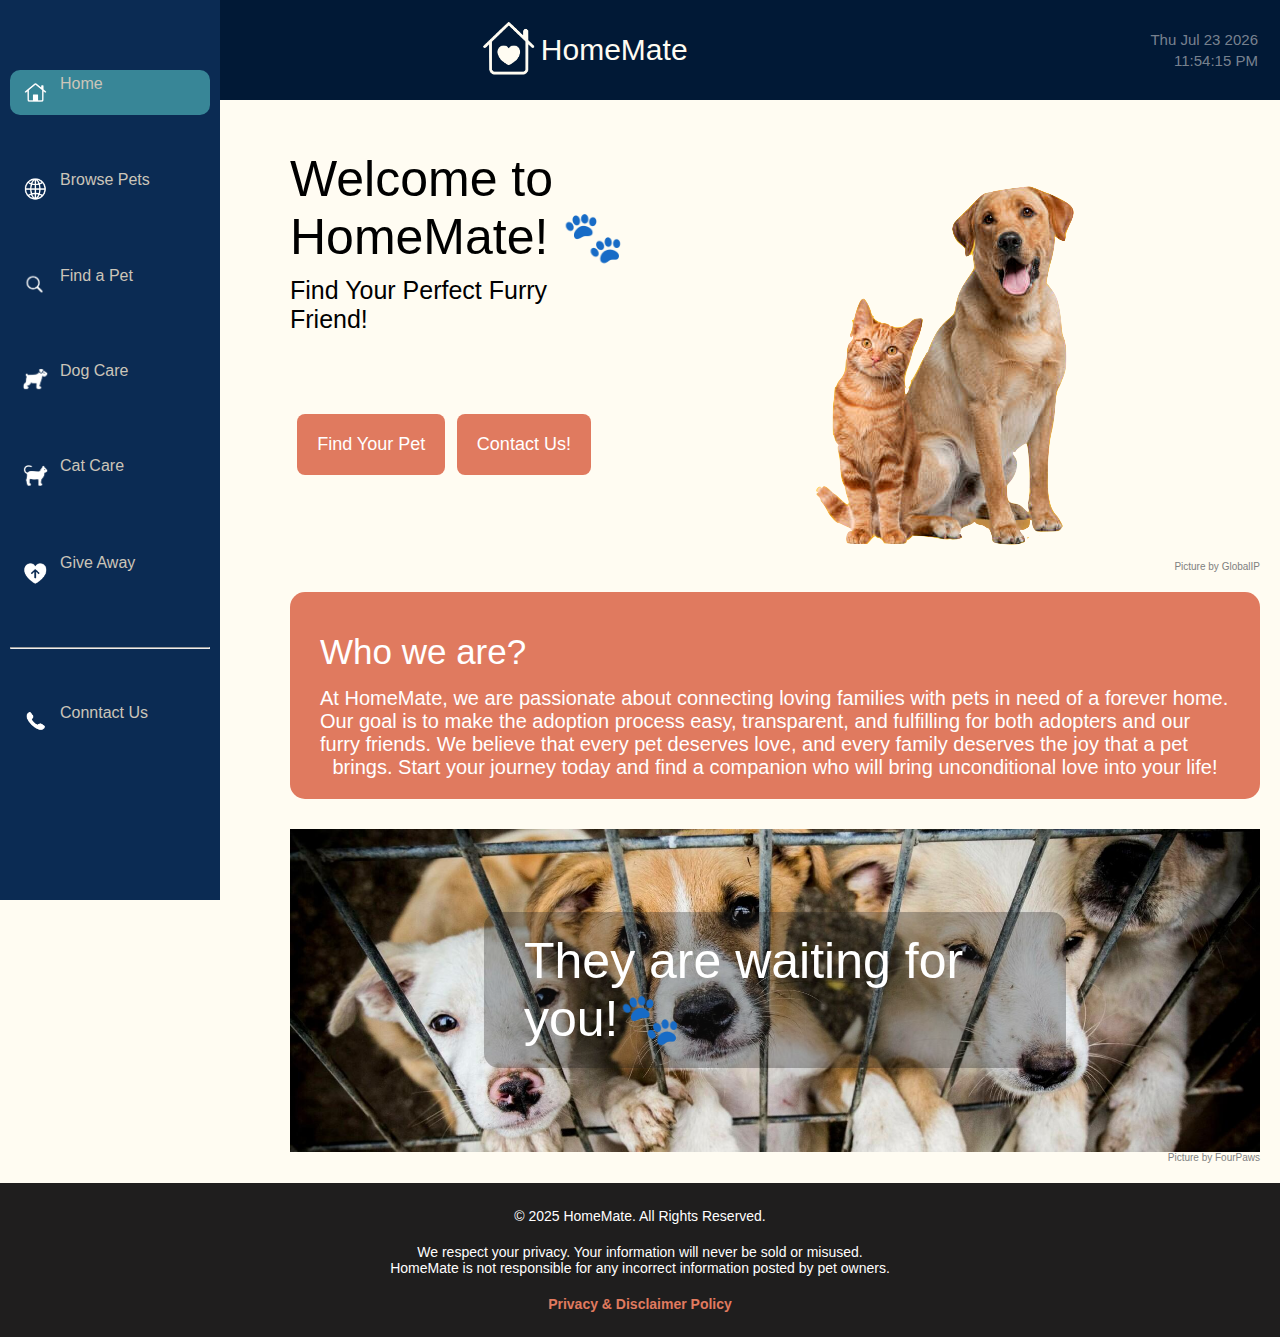
<file: index.html>
<!DOCTYPE html>

<html lang="e">
    <head>
        <meta charset="utf-8">
        <meta name="viewport" content="width=device-width, initial-scale=1.0">
        <title>Home </title>
        <link rel="stylesheet" href="styles/global-style.css">
        <link rel="stylesheet" href="styles/sidebar-style.css">
        <link rel="stylesheet" href="styles/header-style.css">
        <link rel="stylesheet" href="styles/index-style.css">
        <link rel="stylesheet" href="styles/footer-style.css">
    </head>
    <body>
        <div class="container">
            <div class="header">
                <div>
                </div>
                <div class="logo">
                    <a href="index.html"><img src="Assets/logo.png"></a>
                    <p>HomeMate</p>
                </div>
                <div class="date-time">
                    <p id="date"> -- -- -- </p>
                    <p id="time"> -- -- -- </p>
                </div>
            </div>
            <div class="side-bar">
                <ul>
                    <li class="active">
                        <a href="index.html" title="Home">
                            <img src="Assets/house-white.png"> <p>Home</p>
                        </a>
                    </li>
                    <li>
                        <a href="pets.html" title="Browse Pets">
                            <img src="Assets/globe-white.png"> <p>Browse Pets</p>
                        </a>
                    </li>
                    <li>
                        <a href="find.html" title="Find a Pet">
                        <img src="Assets/search-white.png"> <p>Find a Pet</p>
                        </a>
                    </li>
                    <li>
                        <a href="dogcare.html" title="Dog Care">
                            <img src="Assets/dog-white.png"> <p>Dog Care</p>
                        </a>
                    </li>
                    <li>
                        <a href="catcare.html" title="Cat Care">
                            <img src="Assets/cat-white.png"> <p>Cat Care</p>
                        </a>
                    </li>
                    <li>
                        <a href="giveaway.html" title="Give Away a Pet">
                            <img src="Assets/heart-up-white.png"> <p>Give Away</p>
                        </a>
                    </li>
                    <hr>
                    <li>
                        <a href="contact.html" title="Contact">
                            <img src="Assets/phone-white.png"> <p>Conntact Us</p>
                        </a>
                    </li>
                </ul>
            </div>
            <div class="content-area">
                <div class="title-container">
                    <h1 class="main-title"> Welcome to HomeMate! 🐾 </h1>
                    <h2 class="main-subheading"> Find Your Perfect Furry Friend! </h2>
                    <a href="find.html" class="btn">Find Your Pet</a>
                    <a href="contact.html" class="btn">Contact Us!</a>
                </div class="">
                <div class="image">
                    <img src="Assets/dog-cat.png" alt="Image of a dog with a cat smiling ">
                    <a class="image-footnote" href="https://www.istockphoto.com/photo/labrador-retriever-dog-panting-and-ginger-cat-sitting-in-front-of-dark-yellow-gm1435010849-476472165" target="_blank"> Picture by GlobalIP </a>
                </div>
                <div class="card">
                    <h1> Who we are? </h1>
                    <p>
                        At <b>HomeMate</b>, we are passionate about <b>connecting loving families</b> with pets in need of a forever home. Our goal is to <b>make the adoption process easy, transparent, and fulfilling</b> for both adopters and our furry friends. 
                        We believe that <b>every pet deserves love</b>, and <b>every family deserves the joy</b> that a pet brings. <b>Start your journey today</b> and find a companion who will bring <b>unconditional love</b> into your life!
                    </p>
                </div>
                <div class="image-container">
                    <img src="Assets/pet-shelter.jpg" alt="Picture of cute dogs behinf bars waiting for being adopted">
                    <div class="image-text">They are waiting for you!🐾</div>
                </div>
                <div></div> <div></div>
                <a class="image-footnote" href="https://www.four-paws.org/campaigns-topics/topics/companion-animals/adoption" target="_blank"> Picture by FourPaws </a>
            </div>
            <div class="footer">
                <p>&copy; 2025 HomeMate. All Rights Reserved.</p>
                <p>
                    We respect your privacy. Your information will never be sold or misused. 
                    <br>HomeMate is not responsible for any incorrect information posted by pet owners.
                </p>
                <p>
                    <a href="privacy.html">Privacy & Disclaimer Policy</a>
                </p>
            </div>
        </div>
        <script src="scripts/header.js"></script>
    </body>
</html>
</file>
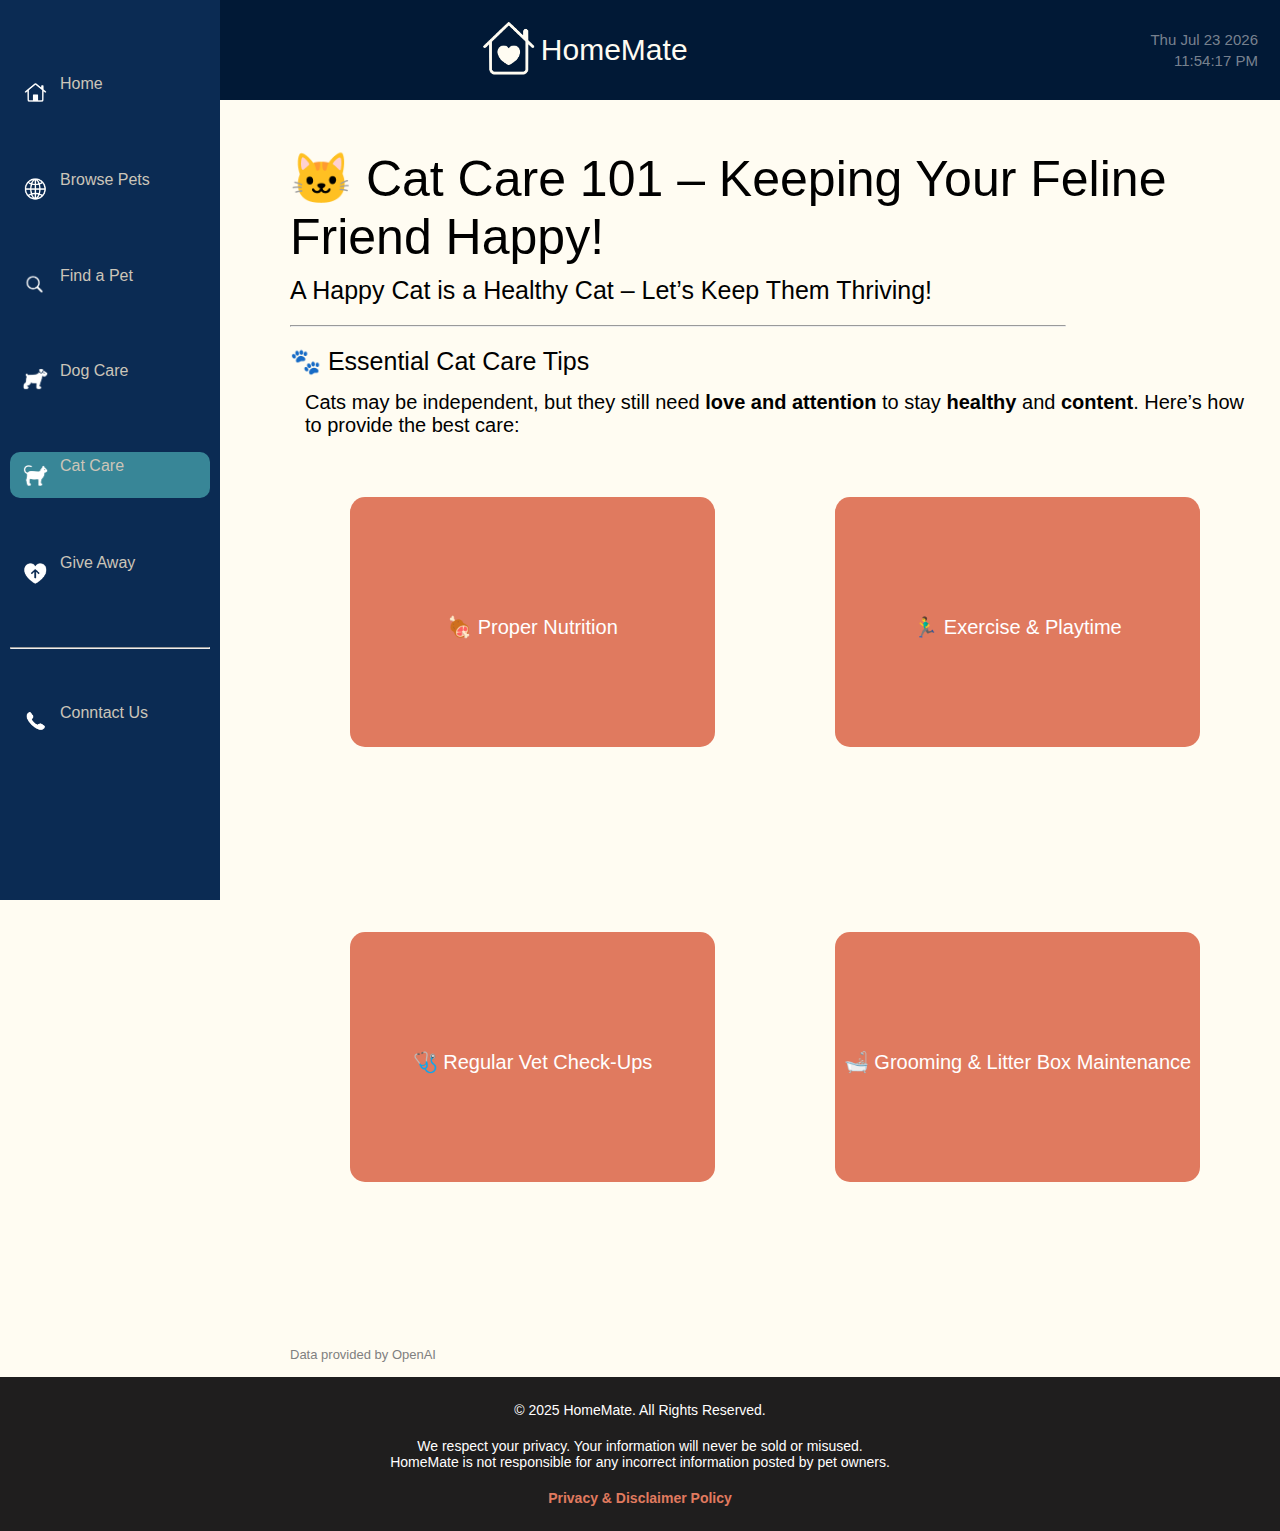
<file: catcare.html>
<!DOCTYPE html>

<html lang="e">
    <head>
        <meta charset="utf-8">
        <meta name="viewport" content="width=device-width, initial-scale=1.0">
        <title>Cat Care </title>
        <link rel="stylesheet" href="styles/sidebar-style.css">
        <link rel="stylesheet" href="styles/header-style.css">
        <link rel="stylesheet" href="styles/global-style.css">
        <link rel="stylesheet" href="styles/care-style.css">
        <link rel="stylesheet" href="styles/footer-style.css">
    </head>
    <body>
        <div class="container">
            <div class="header">
                <div>
                </div>
                <div class="logo">
                    <a href="index.html"><img src="Assets/logo.png"></a>
                    <p>HomeMate</p>
                </div>
                <div class="date-time">
                    <p id="date"> -- -- -- </p>
                    <p id="time"> -- -- -- </p>
                </div>
            </div>
            <div class="side-bar">
                <ul>
                    <li>
                        <a href="index.html" title="Home">
                            <img src="Assets/house-white.png"> <p>Home</p>
                        </a>
                    </li>
                    <li>
                        <a href="pets.html" title="Browse Pets">
                            <img src="Assets/globe-white.png"> <p>Browse Pets</p>
                        </a>
                    </li>
                    <li>
                        <a href="find.html" title="Find a Pet">
                        <img src="Assets/search-white.png"> <p>Find a Pet</p>
                        </a>
                    </li>
                    <li>
                        <a href="dogcare.html" title="Dog Care">
                            <img src="Assets/dog-white.png"> <p>Dog Care</p>
                        </a>
                    </li>
                    <li class="active">
                        <a href="catcare.html" title="Cat Care">
                            <img src="Assets/cat-white.png"> <p>Cat Care</p>
                        </a>
                    </li>
                    <li>
                        <a href="giveaway.html" title="Give Away a Pet">
                            <img src="Assets/heart-up-white.png"> <p>Give Away</p>
                        </a>
                    </li>
                    <hr>
                    <li>
                        <a href="contact.html" title="Contact">
                            <img src="Assets/phone-white.png"> <p>Conntact Us</p>
                        </a>
                    </li>
                </ul>
            </div>
            <div class="content-area">
                <div class="title-container">
                    <h1>🐱 Cat Care 101 – Keeping Your Feline Friend Happy!</h1>
                    <h2>A Happy Cat is a Healthy Cat – Let’s Keep Them Thriving!</h2>
                    <hr>
                </div>
                <div class="title-container">
                    <h3>🐾 Essential Cat Care Tips</h3>
                    <p>Cats may be independent, but they still need <b>love and attention</b> to stay <b>healthy</b> and <b>content</b>. Here’s how to provide the best care:</p>
                </div>
                <div class="cards-container">
                    <div class="card">
                        <h1>🍖 Proper Nutrition</h1>
                        <p>💡 Cats are obligate carnivores—they need meat-based diets.</p>
                        <ul>
                            <li>Feed high-protein, grain-free food to mimic their natural diet.</li>
                            <li>Kittens need more frequent meals for growth (4-5 times a day).</li>
                            <li>Adult cats thrive on 2-3 well-portioned meals per day.</li>
                            <li>Provide fresh water daily (cats love running water, so a pet fountain helps!).</li>
                        </ul>
                    </div>
                    <div class="card">
                        <h1>🏃‍♂️ Exercise & Playtime</h1>
                        <p>💡 Indoor cats need enrichment and activity to stay healthy.</p>
                        <ul>
                            <li>Interactive toys like laser pointers, feather wands, and puzzle feeders.</li>
                            <li>Climbing structures like cat trees, tunnels, and scratching posts.</li>
                            <li>Daily play sessions prevent obesity and boredom.</li>
                        </ul>
                    </div>
                    <div class="card">
                        <h1>🩺 Regular Vet Check-Ups</h1>
                        <p>💡 Cats are masters at hiding pain—so vet visits are crucial.</p>
                        <ul>
                            <li>Kittens need frequent check-ups for vaccines and spaying/neutering.</li>
                            <li>Adult cats should have a yearly wellness exam.</li>
                            <li>Senior cats benefit from bi-annual screenings for kidney, thyroid, and dental health.</li>
                        </ul>
                    </div>
                    <div class="card">
                        <h1>🛁 Grooming & Litter Box Maintenance</h1>
                        <p>💡 Cats groom themselves, but they still need some care!</p>
                        <ul>
                            <li>Brushing: Reduces shedding and prevents hairballs.</li>
                            <li>Nail Trimming: Keeps claws healthy and avoids furniture destruction.</li>
                            <li>Litter Box: Scoop daily, clean weekly, and place it in a quiet location.</li>
                        </ul>
                    </div>
                    <div class="card">
                        <h1>🐱 Socialization & Environment</h1>
                        <p>💡 Cats love routine and need safe, enriched spaces.</p>
                        <ul>
                            <li>Keep a consistent feeding and play schedule.</li>
                            <li>Provide hiding spots like cat caves or cardboard boxes.</li>
                            <li>Introduce new people or pets slowly to avoid stress.</li>
                        </ul>
                    </div>
                    <div class="card">
                        <h1>💙 Cat’s Behavior</h1>
                        <p>💡 Cats communicate through body language and vocalization.</p>
                        <ul>
                            <li>Purring = Contentment (but sometimes pain relief).</li>
                            <li>Slow blinking = Trust & Affection.</li>
                            <li>Kneading = Comfort or Marking Territory.</li>
                            <li>Tail flicking or flattened ears = Irritation—give them space!</li>
                        </ul>
                    </div>
                    <a href="https://openai.com/" target="_blank">Data provided by OpenAI</a>
                </div>
            </div>
            <br>
            <br>
            <br>
            <br>
            <br>
            <br>
            <br>
            <div class="footer">
                <p>&copy; 2025 HomeMate. All Rights Reserved.</p>
                <p>
                    We respect your privacy. Your information will never be sold or misused. 
                    <br>HomeMate is not responsible for any incorrect information posted by pet owners.
                </p>
                <p>
                    <a href="privacy.html">Privacy & Disclaimer Policy</a>
                </p>
            </div>
        </div>
        <script src="scripts/header.js"></script>
    </body>
</html>
</file>
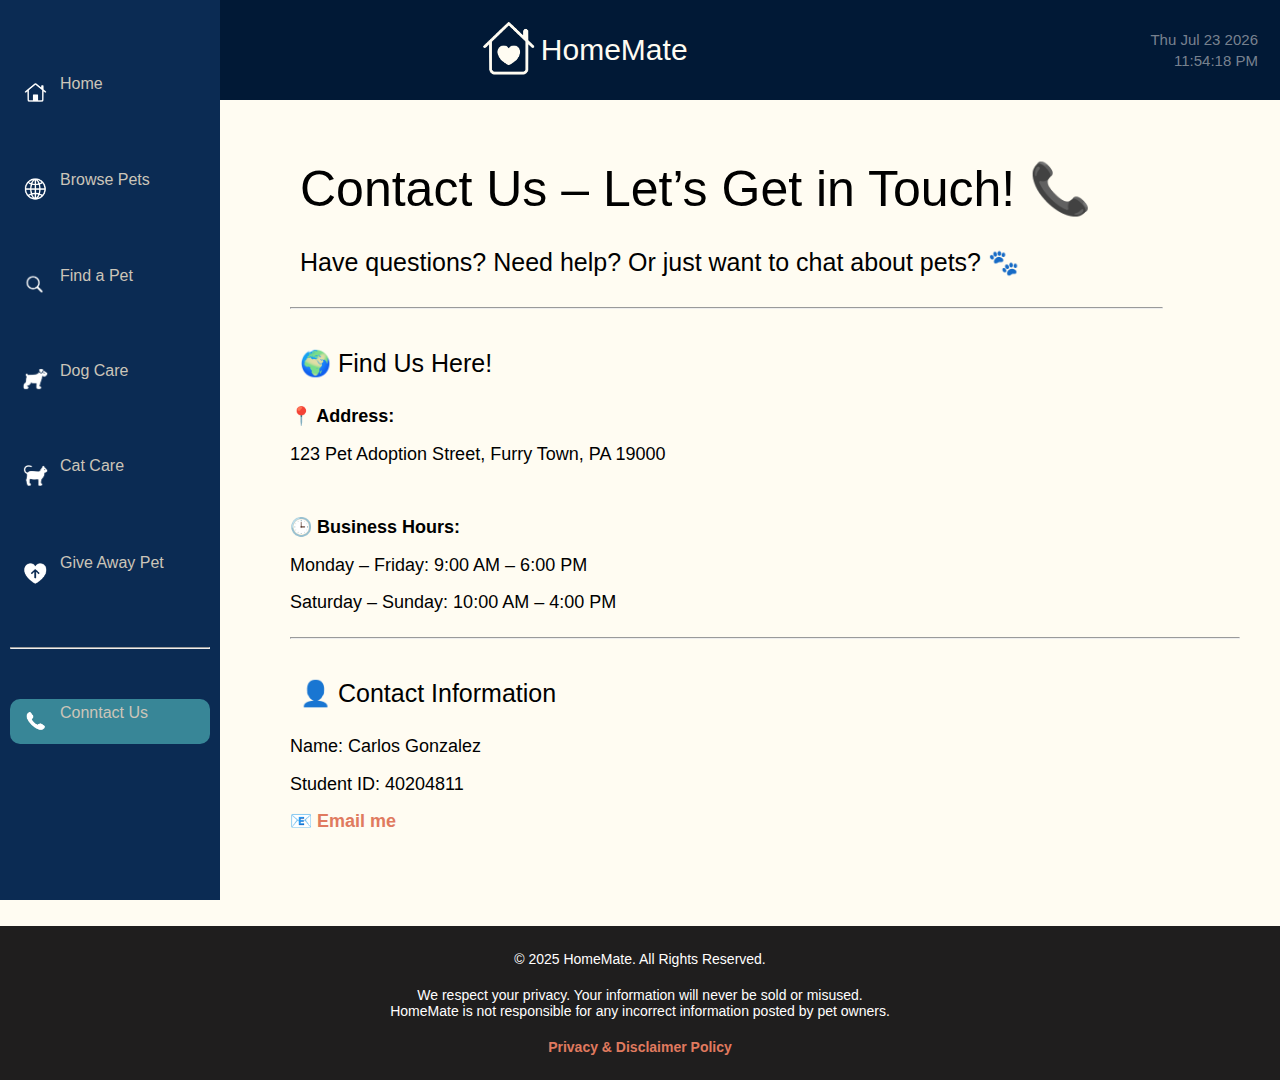
<file: contact.html>
<!DOCTYPE html>

<html lang="e">
    <head>
        <meta charset="utf-8">
        <meta name="viewport" content="width=device-width, initial-scale=1.0">
        <title>Contact Us </title>
        <link rel="stylesheet" href="styles/sidebar-style.css">
        <link rel="stylesheet" href="styles/header-style.css">
        <link rel="stylesheet" href="styles/global-style.css">
        <link rel="stylesheet" href="styles/contact-style.css">
        <link rel="stylesheet" href="styles/footer-style.css">
    </head>
    <body>
        <div class="container">
            <div class="header">
                <div>
                </div>
                <div class="logo">
                    <a href="index.html"><img src="Assets/logo.png"></a>
                    <p>HomeMate</p>
                </div>
                <div class="date-time">
                    <p id="date"> -- -- -- </p>
                    <p id="time"> -- -- -- </p>
                </div>
            </div>
            <div class="side-bar">
                <ul>
                    <li>
                        <a href="index.html">
                            <img src="Assets/house-white.png"> <p>Home</p>
                        </a>
                    </li>
                    <li>
                        <a href="pets.html">
                            <img src="Assets/globe-white.png"> <p>Browse Pets</p>
                        </a>
                    </li>
                    <li>
                        <a href="find.html">
                        <img src="Assets/search-white.png"> <p>Find a Pet</p>
                        </a>
                    </li>
                    <li>
                        <a href="dogcare.html">
                            <img src="Assets/dog-white.png"> <p>Dog Care</p>
                        </a>
                    </li>
                    <li>
                        <a href="catcare.html">
                            <img src="Assets/cat-white.png"> <p>Cat Care</p>
                        </a>
                    </li>
                    <li>
                        <a href="giveaway.html">
                            <img src="Assets/heart-up-white.png"> <p>Give Away Pet</p>
                        </a>
                    </li>
                    <hr>
                    <li class="active">
                        <a href="contact.html">
                            <img src="Assets/phone-white.png"> <p>Conntact Us</p>
                        </a>
                    </li>
                </ul>
            </div>
            <div class="content-area">
                <div class="title-container"> 
                    <h1>Contact Us – Let’s Get in Touch! 📞</h1>
                    <h2>Have questions? Need help? Or just want to chat about pets? 🐾 </h2>
                    <hr>
                </div>
                <div class="title-container">
                    <h2 class="subheading-2">🌍 Find Us Here!</h2>
                    <ul style="list-style-type: none">
                        <li> <b>📍 Address: </b> </li>
                        <li> 123 Pet Adoption Street, Furry Town, PA 19000 </li>
                        <br>
                        <li><b>🕒 Business Hours:</b></li>
                        <li>Monday – Friday: 9:00 AM – 6:00 PM</li>
                        <li>Saturday – Sunday: 10:00 AM – 4:00 PM</li>
                    </ul>
                </div>
                <hr>
                <div class="title-container">
                    <h2 class="subheading-2">👤 Contact Information</h2>
                    <ul style="margin-bottom: 30px">
                        <li> Name: Carlos Gonzalez</li>
                        <li>Student ID: 40204811 </li>
                        <li> <a href="mailto:crgonzalez1002@gmail.com"> 📧 Email me  </a> </li>
                    </ul>
                </div>
            </div>
            <div class="footer">
                <p>&copy; 2025 HomeMate. All Rights Reserved.</p>
                <p>
                    We respect your privacy. Your information will never be sold or misused. 
                    <br>HomeMate is not responsible for any incorrect information posted by pet owners.
                </p>
                <p>
                    <a href="privacy.html">Privacy & Disclaimer Policy</a>
                </p>
            </div>
        </div>
        <script src="scripts/header.js"></script>
    </body>
</html>
</file>
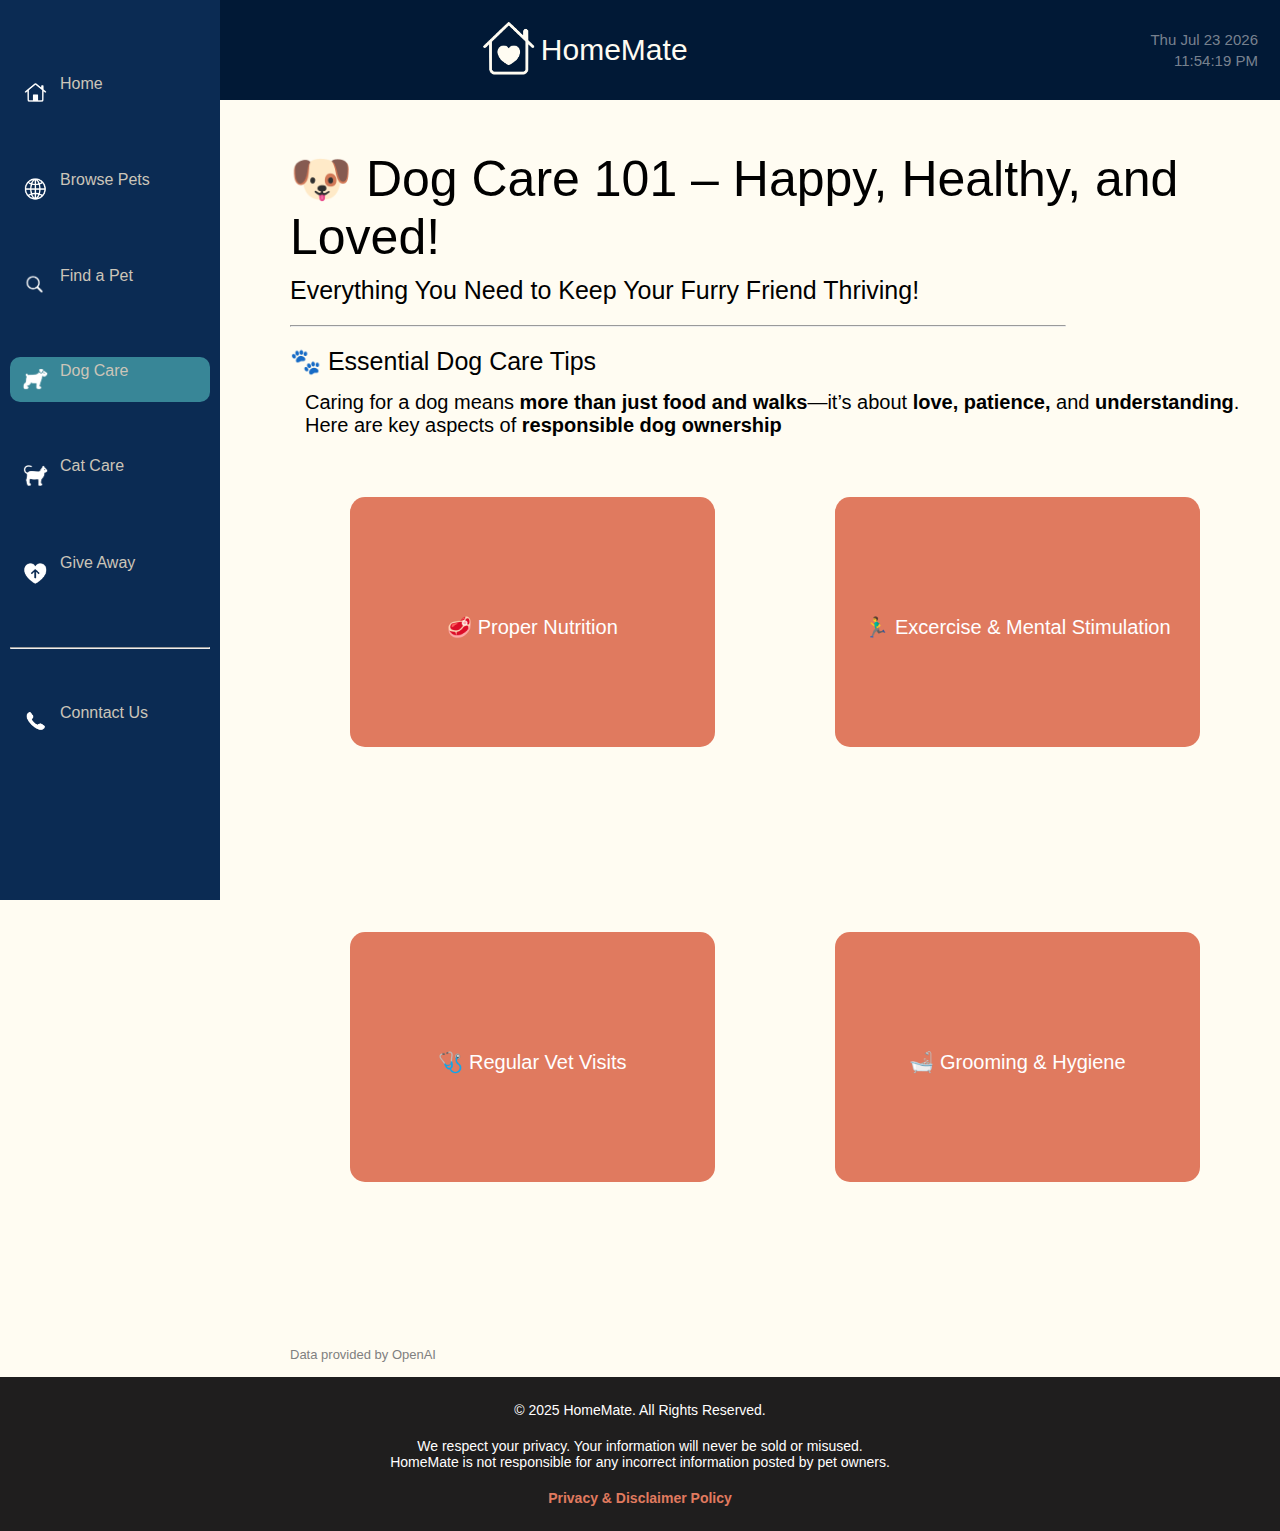
<file: dogcare.html>
<!DOCTYPE html>

<html lang="e">
    <head>
        <meta charset="utf-8">
        <meta name="viewport" content="width=device-width, initial-scale=1.0">
        <title>Dog Care </title>
        <link rel="stylesheet" href="styles/sidebar-style.css">
        <link rel="stylesheet" href="styles/header-style.css">
        <link rel="stylesheet" href="styles/global-style.css">
        <link rel="stylesheet" href="styles/care-style.css">
        <link rel="stylesheet" href="styles/footer-style.css">
    </head>
    <body>
        <div class="container">
            <div class="header">
                <div>
                </div>
                <div class="logo">
                    <a href="index.html"><img src="Assets/logo.png"></a>
                    <p>HomeMate</p>
                </div>
                <div class="date-time">
                    <p id="date"> -- -- -- </p>
                    <p id="time"> -- -- -- </p>
                </div>
            </div>
            <div class="side-bar">
                <ul>
                    <li>
                        <a href="index.html" title="Home">
                            <img src="Assets/house-white.png"> <p>Home</p>
                        </a>
                    </li>
                    <li>
                        <a href="pets.html" title="Browse Pets">
                            <img src="Assets/globe-white.png"> <p>Browse Pets</p>
                        </a>
                    </li>
                    <li>
                        <a href="find.html" title="Find a Pet">
                        <img src="Assets/search-white.png"> <p>Find a Pet</p>
                        </a>
                    </li>
                    <li class="active">
                        <a href="dogcare.html" title="Dog Care">
                            <img src="Assets/dog-white.png"> <p>Dog Care</p>
                        </a>
                    </li>
                    <li>
                        <a href="catcare.html" title="Cat Care">
                            <img src="Assets/cat-white.png"> <p>Cat Care</p>
                        </a>
                    </li>
                    <li>
                        <a href="giveaway.html" title="Give Away a Pet">
                            <img src="Assets/heart-up-white.png"> <p>Give Away</p>
                        </a>
                    </li>
                    <hr>
                    <li>
                        <a href="contact.html" title="Contact">
                            <img src="Assets/phone-white.png"> <p>Conntact Us</p>
                        </a>
                    </li>
                </ul>
            </div>
            <div class="content-area">
                <div class="title-container">
                    <h1> 🐶 Dog Care 101 – Happy, Healthy, and Loved! </h1> 
                    <h2>Everything You Need to Keep Your Furry Friend Thriving!</h2>
                    <hr>
                </div>
                <div class="title-container">
                    <h3> 🐾 Essential Dog Care Tips</h3>
                    <p>Caring for a dog means <b>more than just food and walks</b>—it’s about <b>love, patience,</b> and <b>understanding</b>. Here are key aspects of <b>responsible dog ownership</b></p>
                </div>
                <div class="cards-container">
                    <div class="card">
                        <h1>🥩 Proper Nutrition</h1>
                        <p>💡 Dogs need a balanced diet based on their age, size, and activity level.</p>
                        <ul>
                            <li>Feed high-protein, grain-free food to mimic their natural diet</li>
                            <li>Adult dogs need balanced meals with proteins, carbs, and healthy fats.</li>
                            <li>Senior dogs benefit from easily digestible food with joint-supporting nutrients.</li>
                            <li>Always provide fresh water and avoid harmful foods like chocolate, onions, and grapes.</li>
                        </ul>
                    </div>
                    <div class="card">
                        <h1>🏃‍♂️ Excercise & Mental Stimulation</h1>
                        <p>💡 A bored dog is a destructive dog—keep them engaged!</p>
                        <ul>
                            <li>Walks & Playtime: At least 30 minutes to 2 hours of daily activity, depending on breed.</li>
                            <li>Brain Games: Puzzle toys, treat-dispensing games, and hide-and-seek.</li>
                            <li>Obedience Training: Commands like sit, stay, and recall keep dogs well-mannered.</li>
                        </ul>
                    </div>
                    <div class="card">
                        <h1>🩺 Regular Vet Visits</h1>
                        <p>💡 Routine vet check-ups detect early health issues and keep vaccinations up-to-date.</p>
                        <ul>
                            <li>Puppies need frequent visits for vaccines and deworming.</li>
                            <li>Adults should have a yearly exam including heartworm & flea prevention.</li>
                            <li>Senior dogs may need bi-annual checkups for aging-related issues.</li>
                        </ul>
                    </div>
                    <div class="card">
                        <h1>🛁 Grooming & Hygiene</h1>
                        <p>💡 Proper grooming keeps your dog healthy and comfortable.</p>
                        <ul>
                            <li>Bathing: Every 4-6 weeks, depending on breed.</li>
                            <li>Brushing: Helps reduce shedding and keeps fur tangle-free.</li>
                            <li>Nail Trimming: Prevents painful overgrowth and posture problems.</li>
                            <li>Ear Cleaning: Especially important for floppy-eared breeds to prevent infections.</li>
                        </ul>
                    </div>
                    <div class="card">
                        <h1>🐶 Socialization & Training</h1>
                        <p>💡 Dogs need positive social interactions to prevent anxiety and aggression.</p>
                        <ul>
                            <li>Introduce new people, environments, and pets at an early age.</li>
                            <li>Use positive reinforcement (treats & praise) to encourage good behavior.</li>
                            <li>Enroll in obedience classes or practice short daily training sessions at home.</li>
                        </ul>
                    </div>
                    <div class="card">
                        <h1>💙 Emotional Well-being</h1>
                        <p>💡 Dogs crave companionship and can suffer from separation anxiety.</p>
                        <ul>
                            <li>Spend quality time with your dog through play, cuddles, or quiet bonding.</li>
                            <li>Provide a safe space (like a crate or cozy bed) where they can relax.</li>
                            <li>Recognize stress signals like excessive barking, pacing, or loss of appetite.</li>
                        </ul>
                    </div>
                    <a href="https://openai.com/" target="_blank">Data provided by OpenAI</a>
                </div>
            </div>
            <div class="footer">
                <p>&copy; 2025 HomeMate. All Rights Reserved.</p>
                <p>
                    We respect your privacy. Your information will never be sold or misused. 
                    <br>HomeMate is not responsible for any incorrect information posted by pet owners.
                </p>
                <p>
                    <a href="privacy.html">Privacy & Disclaimer Policy</a>
                </p>
            </div>
        </div>
        <script src="scripts/header.js"></script>
    </body>
</html>
</file>
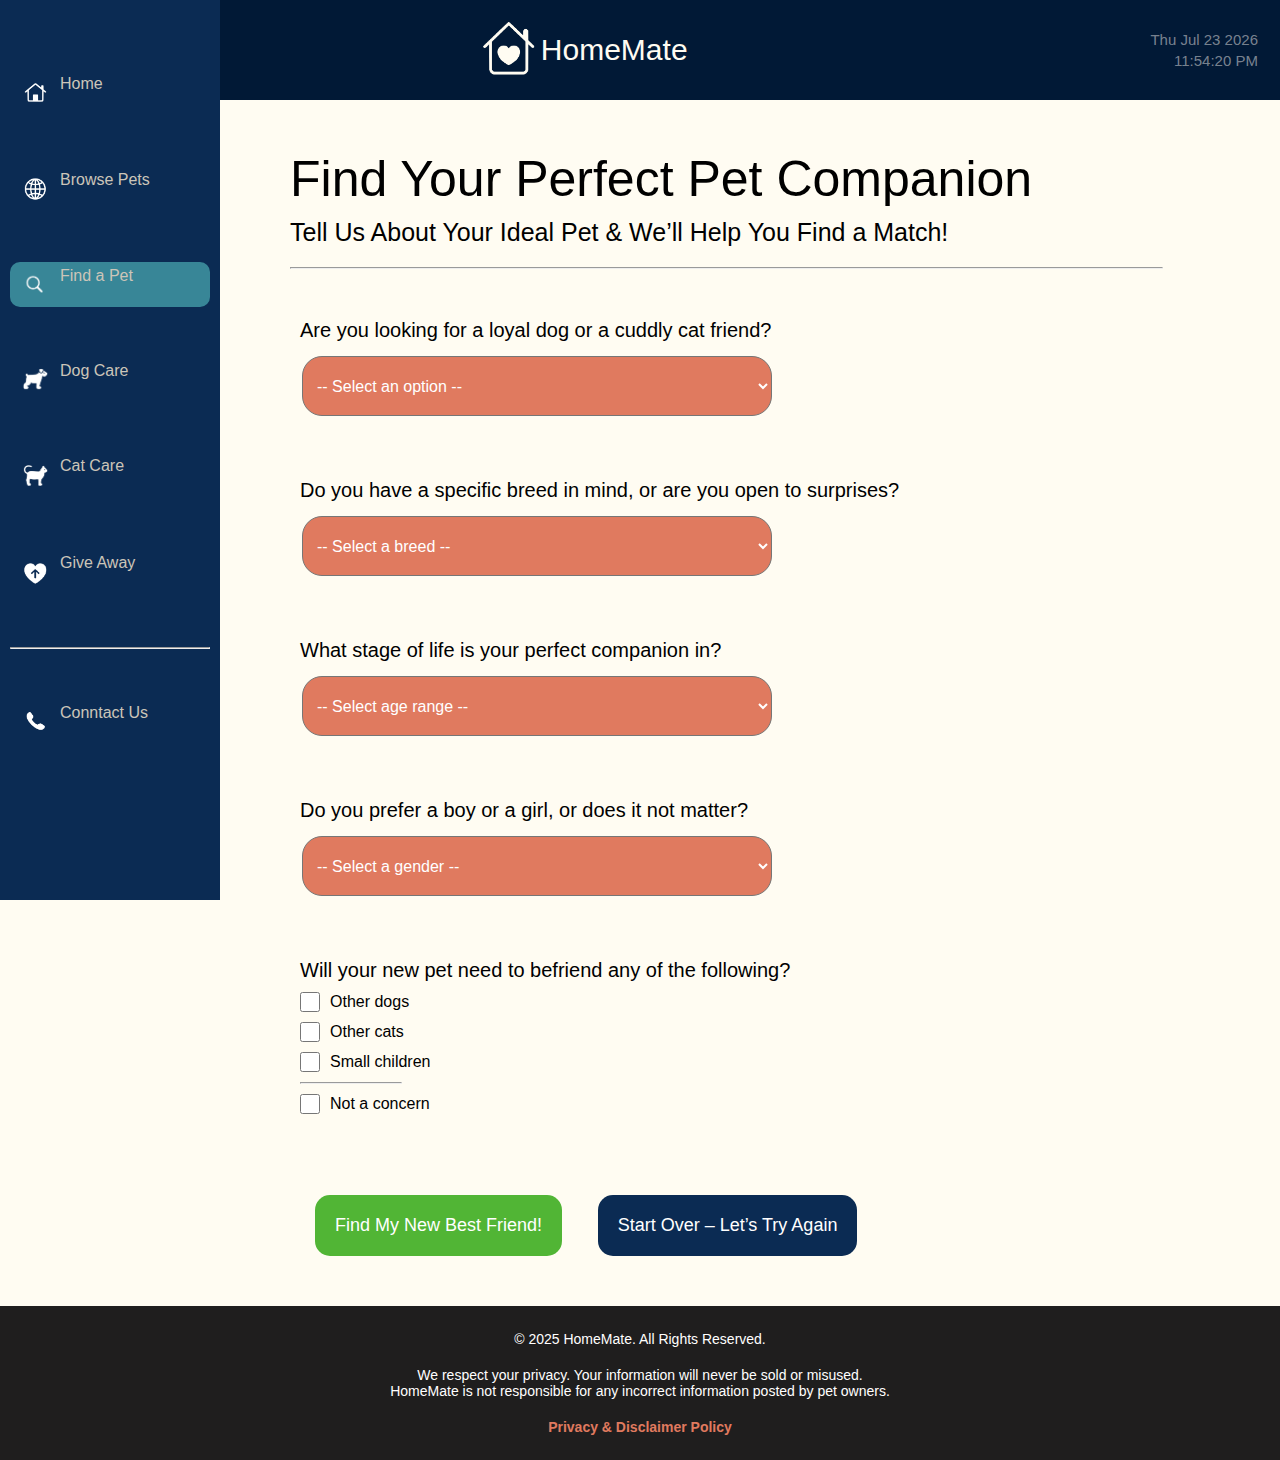
<file: find.html>
<!DOCTYPE html>

<html lang="e">
    <head>
        <meta charset="utf-8">
        <meta name="viewport" content="width=device-width, initial-scale=1.0">
        <title>Find a Pet </title>
        <link rel="stylesheet" href="styles/global-style.css">
        <link rel="stylesheet" href="styles/sidebar-style.css">
        <link rel="stylesheet" href="styles/header-style.css">
        <link rel="stylesheet" href="styles/find-style.css">
        <link rel="stylesheet" href="styles/footer-style.css">
    </head>
    <body>
        <div class="container" acrion>
            <div class="header">
                <div>
                </div>
                <div class="logo">
                    <a href="index.html"><img src="Assets/logo.png"></a>
                    <p>HomeMate</p>
                </div>
                <div class="date-time">
                    <p id="date"> -- -- -- </p>
                    <p id="time"> -- -- -- </p>
                </div>
            </div>
            <div class="side-bar">
                <ul>
                    <li>
                        <a href="index.html" title="Home">
                            <img src="Assets/house-white.png"> <p>Home</p>
                        </a>
                    </li>
                    <li>
                        <a href="pets.html" title="Browse Pets">
                            <img src="Assets/globe-white.png"> <p>Browse Pets</p>
                        </a>
                    </li>
                    <li class="active">
                        <a href="find.html" title="Find a Pet">
                        <img src="Assets/search-white.png"> <p>Find a Pet</p>
                        </a>
                    </li>
                    <li>
                        <a href="dogcare.html" title="Dog Care">
                            <img src="Assets/dog-white.png"> <p>Dog Care</p>
                        </a>
                    </li>
                    <li>
                        <a href="catcare.html" title="Cat Care">
                            <img src="Assets/cat-white.png"> <p>Cat Care</p>
                        </a>
                    </li>
                    <li>
                        <a href="giveaway.html" title="Give Away a Pet">
                            <img src="Assets/heart-up-white.png"> <p>Give Away</p>
                        </a>
                    </li>
                    <hr>
                    <li>
                        <a href="contact.html" title="Contact">
                            <img src="Assets/phone-white.png"> <p>Conntact Us</p>
                        </a>
                    </li>
                </ul>
            </div>
            <div class="content-area">
                <div class="title-container">
                    <h1>Find Your Perfect Pet Companion</h1>
                    <h2>Tell Us About Your Ideal Pet & We’ll Help You Find a Match!</h2>
                    <hr>
                </div>
                <div class="form-container">
                    <form class="find-form" action="" onsubmit="return validate()">
                        <div class="form-group">
                            <table>
                                <tr>
                                    <label for="animal-type">Are you looking for a loyal dog or a cuddly cat friend?</label>
                                </tr>
                                <tr>
                                    <td>
                                        <select class="dropdown-menu" name="animal-type" id="animal-type"> 
                                            <option value="" selected>-- Select an option --</option>
                                            <option>🐶 Dog</option>
                                            <option>🐱 Cat</option>
                                            <option>Doesn’t matter – I just want a furry friend!</option>
                                        </select>
                                        <p class="requiered" id="type-required"></p>
                                    </td>
                                </tr>
                            </table>
                        </div>
                        <div class="form-group">
                            <table>
                                <tr>
                                    <label for="animal-breed">Do you have a specific breed in mind, or are you open to surprises?</label>
                                </tr>
                                <tr>
                                    <td>
                                        <select class="dropdown-menu" name="animal-breed" id="animal-breed"> 
                                            <option value="" selected>-- Select a breed --</option>
                                            <optgroup label="🐶 Dog Breeds">
                                                <option value="labrador">Labrador Retriever</option>
                                                <option value="german-shepherd">German Shepherd</option>
                                                <option value="golden-retriever">Golden Retriever</option>
                                                <option value="bulldog">Bulldog</option>
                                                <option value="beagle">Beagle</option>
                                                <option value="poodle">Poodle</option>
                                                <option value="rottweiler">Rottweiler</option>
                                                <option value="siberian-husky">Siberian Husky</option>
                                                <option value="dachshund">Dachshund</option>
                                                <option value="shih-tzu">Shih Tzu</option>
                                                <option value="great-dane">Great Dane</option>
                                                <option value="border-collie">Border Collie</option>
                                                <option value="chihuahua">Chihuahua</option>
                                                <option value="pomeranian">Pomeranian</option>
                                                <option value="corgi">Corgi</option>
                                                <option value="doberman">Doberman Pinscher</option>
                                                <option value="maltese">Maltese</option>
                                                <option value="boston-terrier">Boston Terrier</option>
                                                <option value="saint-bernard">Saint Bernard</option>
                                                <option value="other">Other</option>
                                            </optgroup>
                                            <!-- Cat Breeds -->
                                            <optgroup label="🐱 Cat Breeds">
                                                <option value="persian">Persian</option>
                                                <option value="maine-coon">Maine Coon</option>
                                                <option value="siamese">Siamese</option>
                                                <option value="ragdoll">Ragdoll</option>
                                                <option value="british-shorthair">British Shorthair</option>
                                                <option value="bengal">Bengal</option>
                                                <option value="sphynx">Sphynx</option>
                                                <option value="scottish-fold">Scottish Fold</option>
                                                <option value="russian-blue">Russian Blue</option>
                                                <option value="norwegian-forest">Norwegian Forest</option>
                                                <option value="burmese">Burmese</option>
                                                <option value="abyssinian">Abyssinian</option>
                                                <option value="savannah">Savannah</option>
                                                <option value="oriental-shorthair">Oriental Shorthair</option>
                                                <option value="himalayan">Himalayan</option>
                                                <option value="devon-rex">Devon Rex</option>
                                                <option value="tonkinese">Tonkinese</option>
                                                <option value="other">Other</option>
                                            </optgroup>
                                            <option default> Doesn’t matter – I love them all! </option>
                                        </select>
                                        <p class="requiered" id="breed-required"></p>
                                    </td>
                                </tr>
                            </table>
                        </div>
                        <div class="form-group">
                            <table>
                                <tr>
                                    <label for="animal-age">What stage of life is your perfect companion in?</label>
                                </tr>
                                <tr>
                                    <td>
                                        <select name="animal-age" id="animal-age" class="dropdown-menu">
                                            <option value="" selected>-- Select age range --</option>
                                            <option value="newborn">Puppy/Kitten (0-1 years)</option>
                                            <option value="young">Young (1-3 years)</option>
                                            <option value="adult">Adult (3-7 years)</option>
                                            <option value="senior">Senior (7+ years)</option>
                                            <option value="none"> Doesn’t matter – Love has no age! </option>
                                        </select>
                                        <p class="requiered" id="age-required"></p>
                                    </td>
                                </tr>
                            </table>  
                        </div>
                        <div class="form-group">
                            <table>
                                <tr>
                                    <label for="animal-gender">Do you prefer a boy or a girl, or does it not matter?</label>
                                </tr>
                                <tr>
                                    <td>
                                        <select name="animal-gender" id="animal-gender" class="dropdown-menu">
                                            <option value="" selected>-- Select a gender --</option>
                                            <option value="female"> Female</option>
                                            <option value="female"> Male</option>
                                            <option value="none"> No preference – Love is unconditional! </option>
                                        </select>
                                        <p class="requiered" id="gender-required"></p>
                                    </td>
                                </tr>
                            </table>
                        </div>
                        <div class="form-group">
                            <label>Will your new pet need to befriend any of the following?</label>
                        
                            <div class="checkbox-group">
                                <input type="checkbox" id="compatibility-dogs" name="[]compatibility" value="dogs">
                                <label for="compatibility-dogs">Other dogs</label>
                            </div>
                        
                            <div class="checkbox-group">
                                <input type="checkbox" id="compatibility-cats" name="[]compatibility" value="cats">
                                <label for="compatibility-cats">Other cats</label>
                            </div>
                        
                            <div class="checkbox-group">
                                <input type="checkbox" id="compatibility-children" name="[]compatibility" value="children">
                                <label for="compatibility-children">Small children</label>
                            </div>

                            <hr style="width: 15%;">
                        
                            <div class="checkbox-group">
                                <input type="checkbox" id="compatibility-none" name="[]compatibility" value="none">
                                <label for="compatibility-none">Not a concern</label>
                            </div>
                            <p class="requiered" id="compatibility-required"></p>
                        </div>
                        <div class="form-group">
                            <button id="submit" type="submit">Find My New Best Friend!</button>
                            <button id="reset" type="reset" onclick="resetForm()">Start Over – Let’s Try Again</button>
                        </div>
                    </form>
                </div>
            </div>
            <div class="footer">
                <p>&copy; 2025 HomeMate. All Rights Reserved.</p>
                <p>
                    We respect your privacy. Your information will never be sold or misused. 
                    <br>HomeMate is not responsible for any incorrect information posted by pet owners.
                </p>
                <p>
                    <a href="privacy.html">Privacy & Disclaimer Policy</a>
                </p>
            </div>
        </div>
        <script src="scripts/header.js"></script>
        <script src="scripts/find.js"></script>
    </body>
</html>
</file>
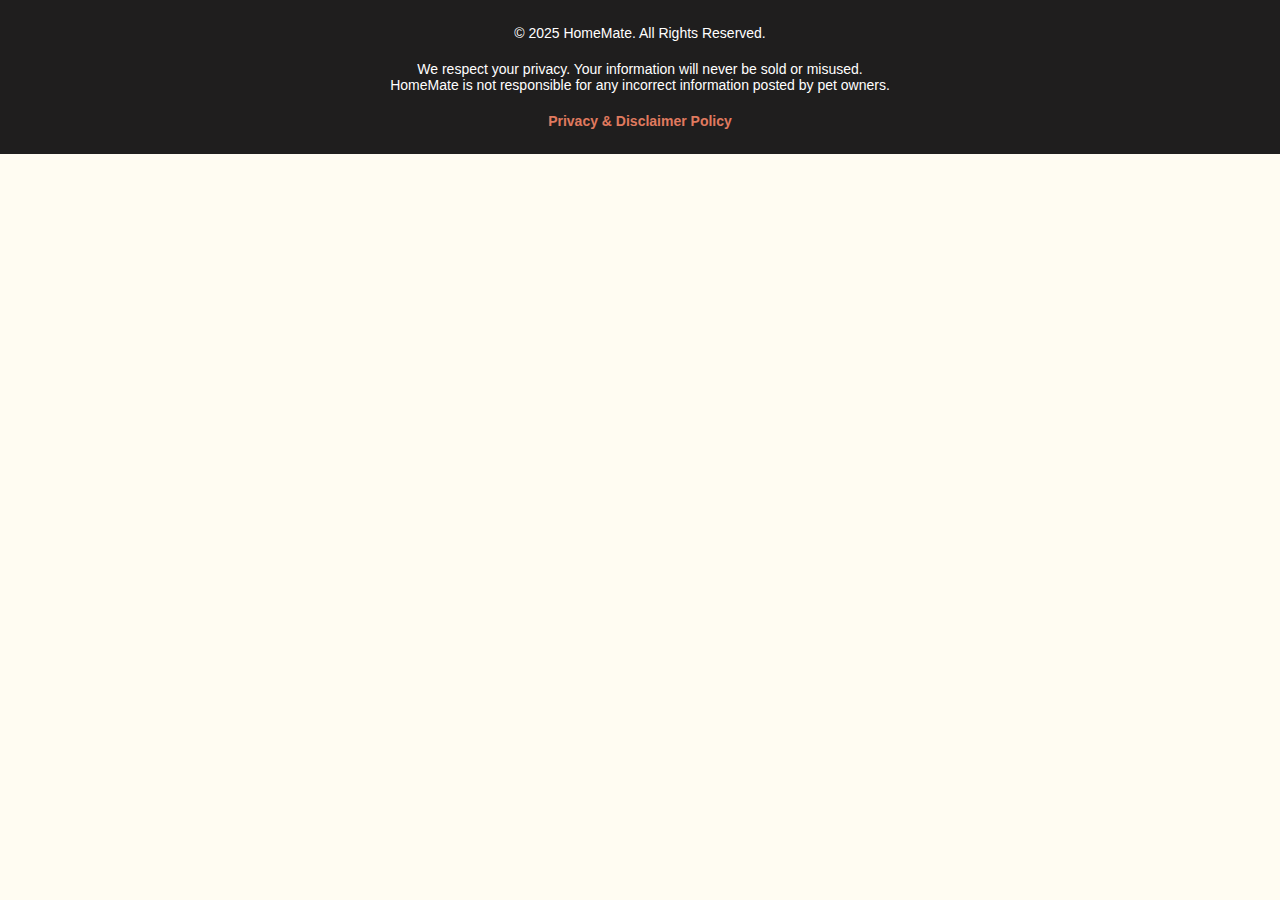
<file: footer.html>
<!DOCTYPE html>

<html lang="en">
    <head>
        <meta charset="utf-8">
        <meta name="viewport" content="width=device-width, initial-scale=1.0">
        <link rel="stylesheet" href="styles/global-style.css">
        <link rel="stylesheet" href="styles/footer-style.css">
    </head>
    <body>
        <div class="footer">
            <p>&copy; 2025 HomeMate. All Rights Reserved.</p>
            <p>
                We respect your privacy. Your information will never be sold or misused. 
                <br>HomeMate is not responsible for any incorrect information posted by pet owners.
            </p>
            <p>
                <a href="privacy.html">Privacy & Disclaimer Policy</a>
            </p>
        </div>
    </body>
</html>
</file>
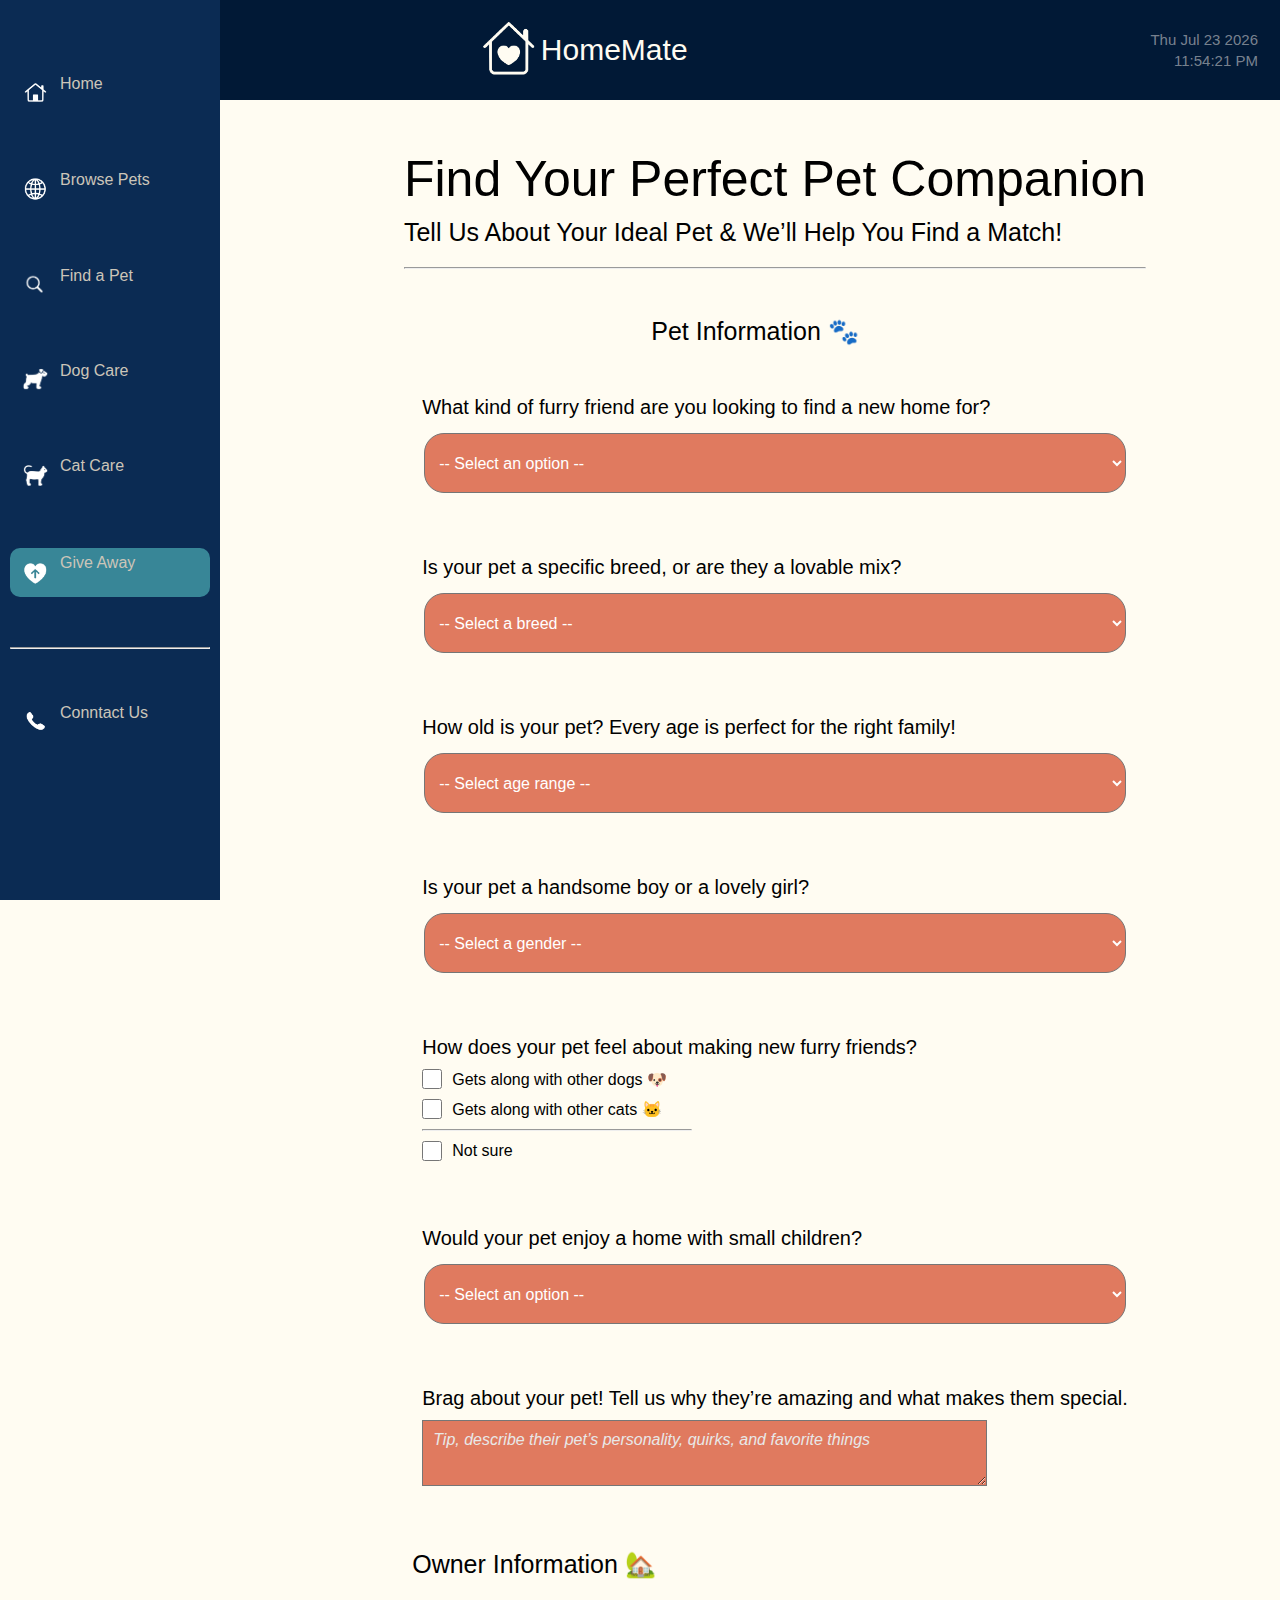
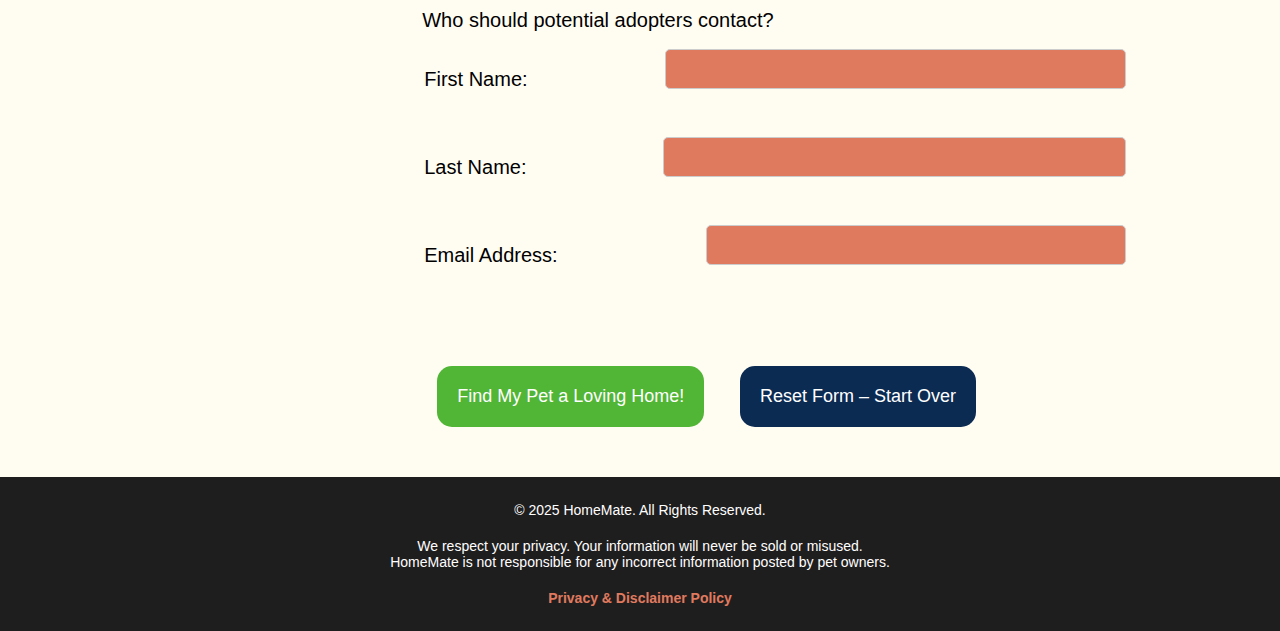
<file: giveaway.html>
<!DOCTYPE html>

<html lang="e">
    <head>
        <meta charset="utf-8">
        <meta name="viewport" content="width=device-width, initial-scale=1.0">
        <title>Giveaway a Pet </title>
        <link rel="stylesheet" href="styles/sidebar-style.css">
        <link rel="stylesheet" href="styles/header-style.css">
        <link rel="stylesheet" href="styles/global-style.css">
        <link rel="stylesheet" href="styles/giveaway-style.css">
        <link rel="stylesheet" href="styles/footer-style.css">
    </head>
    <body>
        <div class="container">
            <div class="header">
                <div>
                </div>
                <div class="logo">
                    <a href="index.html"><img src="Assets/logo.png"></a>
                    <p>HomeMate</p>
                </div>
                <div class="date-time">
                    <p id="date"> -- -- -- </p>
                    <p id="time"> -- -- -- </p>
                </div>
            </div>
            <div class="side-bar">
                <ul>
                    <li>
                        <a href="index.html" title="Home">
                            <img src="Assets/house-white.png"> <p>Home</p>
                        </a>
                    </li>
                    <li>
                        <a href="pets.html" title="Browse Pets">
                            <img src="Assets/globe-white.png"> <p>Browse Pets</p>
                        </a>
                    </li>
                    <li>
                        <a href="find.html" title="Find a Pet">
                        <img src="Assets/search-white.png"> <p>Find a Pet</p>
                        </a>
                    </li>
                    <li>
                        <a href="dogcare.html" title="Dog Care">
                            <img src="Assets/dog-white.png"> <p>Dog Care</p>
                        </a>
                    </li>
                    <li>
                        <a href="catcare.html" title="Cat Care">
                            <img src="Assets/cat-white.png"> <p>Cat Care</p>
                        </a>
                    </li>
                    <li class="active">
                        <a href="giveaway.html" title="Give Away a Pet">
                            <img src="Assets/heart-up-white.png"> <p>Give Away</p>
                        </a>
                    </li>
                    <hr>
                    <li>
                        <a href="contact.html" title="Contact">
                            <img src="Assets/phone-white.png"> <p>Conntact Us</p>
                        </a>
                    </li>
                </ul>
            </div>
            <div class="content-area">
                <div class="title-container">
                    <h1>Find Your Perfect Pet Companion</h1>
                    <h2>Tell Us About Your Ideal Pet & We’ll Help You Find a Match!</h2>
                    <hr>
                </div>
                <div class="title-container">
                    <br>
                    <h2 class="subheading">Pet Information 🐾</h2>
                </div>
                <div class="form-container">
                    <form class="giveaway-form" action="" onsubmit="return validate()">
                        <div class="form-group">
                            <table>
                                <tr>
                                    <label for="animal-type">What kind of furry friend are you looking to find a new home for?</label>
                                </tr>
                                <tr>
                                    <td>
                                        <select class="dropdown-menu" name="animal-type" id="animal-type">
                                            <option value="" selected>-- Select an option --</option>
                                            <option value="dog">🐶 Dog</option>
                                            <option value="cat">🐱 Cat</option>
                                        </select>
                                        <p class="requiered" id="type-required"></p>
                                    </td>
                                </tr>
                            </table>

                        </div>
                        <div class="form-group">
                            <table>
                                <tr>
                                    <label for="animal-breed">Is your pet a specific breed, or are they a lovable mix?</label>
                                </tr>
                                <tr>
                                    <td>
                                        <select class="dropdown-menu" name="animal-breed" id="animal-breed"> 
                                            <option value="" selected>-- Select a breed --</option>
                                            <optgroup label="🐶 Dog Breeds">
                                                <option value="labrador">Labrador Retriever</option>
                                                <option value="german-shepherd">German Shepherd</option>
                                                <option value="golden-retriever">Golden Retriever</option>
                                                <option value="bulldog">Bulldog</option>
                                                <option value="beagle">Beagle</option>
                                                <option value="poodle">Poodle</option>
                                                <option value="rottweiler">Rottweiler</option>
                                                <option value="siberian-husky">Siberian Husky</option>
                                                <option value="dachshund">Dachshund</option>
                                                <option value="shih-tzu">Shih Tzu</option>
                                                <option value="great-dane">Great Dane</option>
                                                <option value="border-collie">Border Collie</option>
                                                <option value="chihuahua">Chihuahua</option>
                                                <option value="pomeranian">Pomeranian</option>
                                                <option value="corgi">Corgi</option>
                                                <option value="doberman">Doberman Pinscher</option>
                                                <option value="maltese">Maltese</option>
                                                <option value="boston-terrier">Boston Terrier</option>
                                                <option value="saint-bernard">Saint Bernard</option>
                                                <option value="other">Other</option>
                                            </optgroup>
                                            <!-- Cat Breeds -->
                                            <optgroup label="🐱 Cat Breeds">
                                                <option value="persian">Persian</option>
                                                <option value="maine-coon">Maine Coon</option>
                                                <option value="siamese">Siamese</option>
                                                <option value="ragdoll">Ragdoll</option>
                                                <option value="british-shorthair">British Shorthair</option>
                                                <option value="bengal">Bengal</option>
                                                <option value="sphynx">Sphynx</option>
                                                <option value="scottish-fold">Scottish Fold</option>
                                                <option value="russian-blue">Russian Blue</option>
                                                <option value="norwegian-forest">Norwegian Forest</option>
                                                <option value="burmese">Burmese</option>
                                                <option value="abyssinian">Abyssinian</option>
                                                <option value="savannah">Savannah</option>
                                                <option value="oriental-shorthair">Oriental Shorthair</option>
                                                <option value="himalayan">Himalayan</option>
                                                <option value="devon-rex">Devon Rex</option>
                                                <option value="tonkinese">Tonkinese</option>
                                                <option value="other">Other</option>
                                            </optgroup>
                                        </select>
                                        <p class="requiered" id="breed-required"></p>    
                                    </td>
                                </tr>
                            </table>
                        </div>
                        <div class="form-group">
                            <table>
                                <tr>
                                    <label for="animal-age">How old is your pet? Every age is perfect for the right family!</label>
                                </tr>
                                <tr>
                                    <td>
                                        <select name="animal-age" id="animal-age" class="dropdown-menu">
                                            <option value="" selected>-- Select age range --</option>
                                            <option value="newborn">Puppy/Kitten (0-1 years)</option>
                                            <option value="young">Young (1-3 years)</option>
                                            <option value="adult">Adult (3-7 years)</option>
                                            <option value="senior">Senior (7+ years)</option>
                                            <option value="any"> Doesn’t matter – Love has no age! </option>
                                        </select> 
                                        <p class="requiered" id="age-required"></p>       
                                    </td>
                                </tr>
                            </table>
                        </div>
                        <div class="form-group">
                            <table>
                                <tr>
                                    <label for="animal-gender">Is your pet a handsome boy or a lovely girl?</label>
                                </tr>
                                <tr>
                                    <td>
                                        <select name="animal-gender" id="animal-gender" class="dropdown-menu">
                                            <option value="" selected>-- Select a gender --</option>
                                            <option value="female"> Female</option>
                                            <option value="female"> Male</option>
                                        </select>
                                        <p class="requiered" id="gender-required"></p>    
                                    </td>
                                </tr>
                            </table>
                        </div>
                        <div class="form-group">
                            <label>How does your pet feel about making new furry friends?</label>
                        
                            <div class="checkbox-group">
                                <input type="checkbox" id="compatibility-dogs" name="[]compatibility" value="dogs">
                                <label for="compatibility-dogs">Gets along with other dogs 🐶</label>
                            </div>

                            <div class="checkbox-group">
                                <input type="checkbox" id="compatibility-cats" name="[]compatibility" value="cats">
                                <label for="compatibility-cats">Gets along with other cats 🐱</label>
                            </div>
                            <hr style="width: 30vmin">
                            <div class="checkbox-group">
                                <input type="checkbox" id="compatibility-unsure" name="[]compatibility" value="unsure">
                                <label for="compatibility-unsure">Not sure</label>
                            </div>
                            <p class="requiered" id="compatibility-required"></p>    

                        </div>
                        <div class="form-group">
                            <table>
                                <tr>
                                    <label for="compatibility-children">Would your pet enjoy a home with small children?</label>
                                </tr>
                                <tr>
                                    <td>
                                        <select name="compatibility-children" id="compatibility-children" class="dropdown-menu">
                                            <option value="" selected>-- Select an option --</option>
                                            <option value="yes">  Yes, they love kids!</option>
                                            <option value="no"> They prefer a quieter home</option>
                                            <option value="unsure">Not sure</option>
                                        </select>
                                        <p class="requiered" id="childs-required"></p>      
                                    </td>
                                </tr>
                            </table>
                        </div>
                        <div class="form-group">
                            <label for="comments">Brag about your pet! Tell us why they’re amazing and what makes them special.</label>
                            <textarea id="comments" name="comments" rows="3" placeholder="Tip, describe their pet’s personality, quirks, and favorite things"></textarea>
                            <p class="requiered" id="comments-required"></p>    
                        </div>
                        <div class="title-container">
                            <br>
                            <h2 class="subheading">Owner Information 🏡</h2>
                        </div>
                        <div class="form-group">
                            <label>Who should potential adopters contact?</label>
                            <table class="text-inputs" style="margin-top: 15px;">
                                <tr>
                                    <td>
                                        <label for="owner-first-name">First Name:</label>
                                        <br>
                                        <br>
                                    </td>
                                    <td>
                                        <input id="owner-first-name" name="owner-first-name" type="text" title="Name">
                                        <p class="requiered" id="owner-name-required"></p>
                                        <br>    
                                    </td>
                                </tr>
                            </table>
                            <table class="text-inputs">
                                <tr>
                                    <td>
                                        <label for="owner-last-name">Last Name: </label>
                                        <br>
                                        <br>
                                    </td>
                                    <td>
                                        <input id="owner-last-name" name="owner-last-name" type="text" title="Last Name">
                                        <p class="requiered" id="owner-last-name-required"></p>   
                                        <br>     
                                    </td>
                                </tr>
                            </table>
                            <table class="text-inputs-email">
                                <tr>
                                    <td>
                                        <label for="owner-email">Email Address: </label>
                                        <br>
                                        <br>
                                    </td>
                                    <td>
                                        <input id="owner-email" name="owner-email" type="text" title="Email">
                                        <p class="requiered" id="owner-email-required"></p>
                                        <br>        
                                    </td>
                                </tr>
                            </table>
                        </div>
                        <div class="form-group">
                            <button id="submit" type="submit">Find My Pet a Loving Home!</button>
                            <button id="reset" type="reset" onclick="resetForm()">Reset Form – Start Over</button>
                        </div>
                    </form>
                </div>
            </div>
            <div class="footer">
                <p>&copy; 2025 HomeMate. All Rights Reserved.</p>
                <p>
                    We respect your privacy. Your information will never be sold or misused. 
                    <br>HomeMate is not responsible for any incorrect information posted by pet owners.
                </p>
                <p>
                    <a href="privacy.html">Privacy & Disclaimer Policy</a>
                </p>
            </div>
        </div>
        <script src="scripts/header.js"></script>
        <script src="scripts/giveaway.js"></script>
    </body>
</html>
</file>
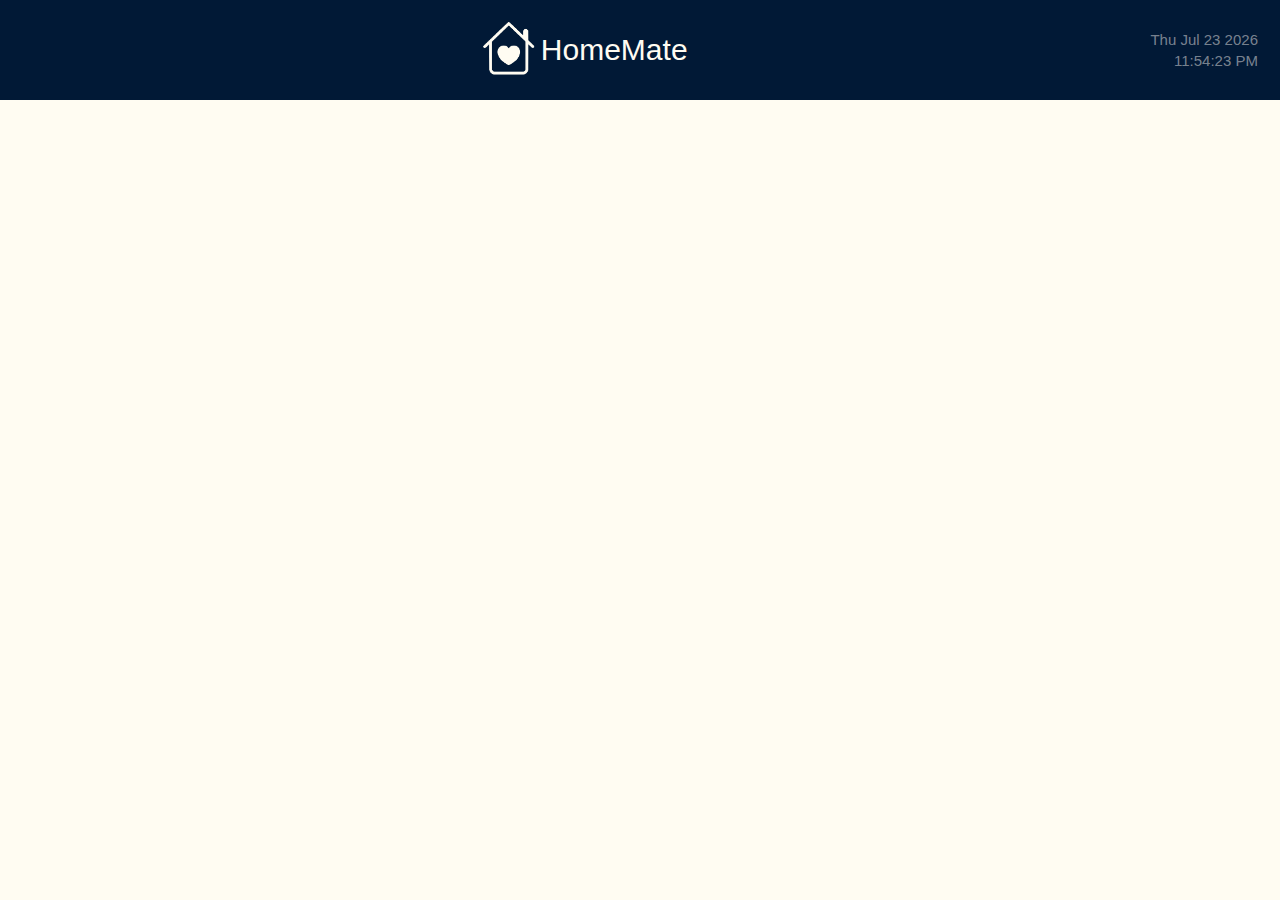
<file: header.html>
<!DOCTYPE html>

<html lang="en">
    <head>
        <meta charset="utf-8">
        <meta name="viewport" content="width=device-width, initial-scale=1.0">
        <link rel="stylesheet" href="styles/header-style.css">
        <link rel="stylesheet" href="styles/footer-style.css">
        <link rel="stylesheet" href="styles/global-style.css">
    </head>
    <body>
        <div class="header">
            <div>

            </div>
            <div class="logo">
                <a href="index.html"><img src="Assets/logo.png"></a>
                <p>HomeMate</p>
            </div>
            <div class="date-time">
                <p id="date"> -- -- -- </p>
                <p id="time"> -- -- -- </p>
            </div>

        </div>
    <script src="scripts/header.js"></script>
    </body>
</html>
</file>
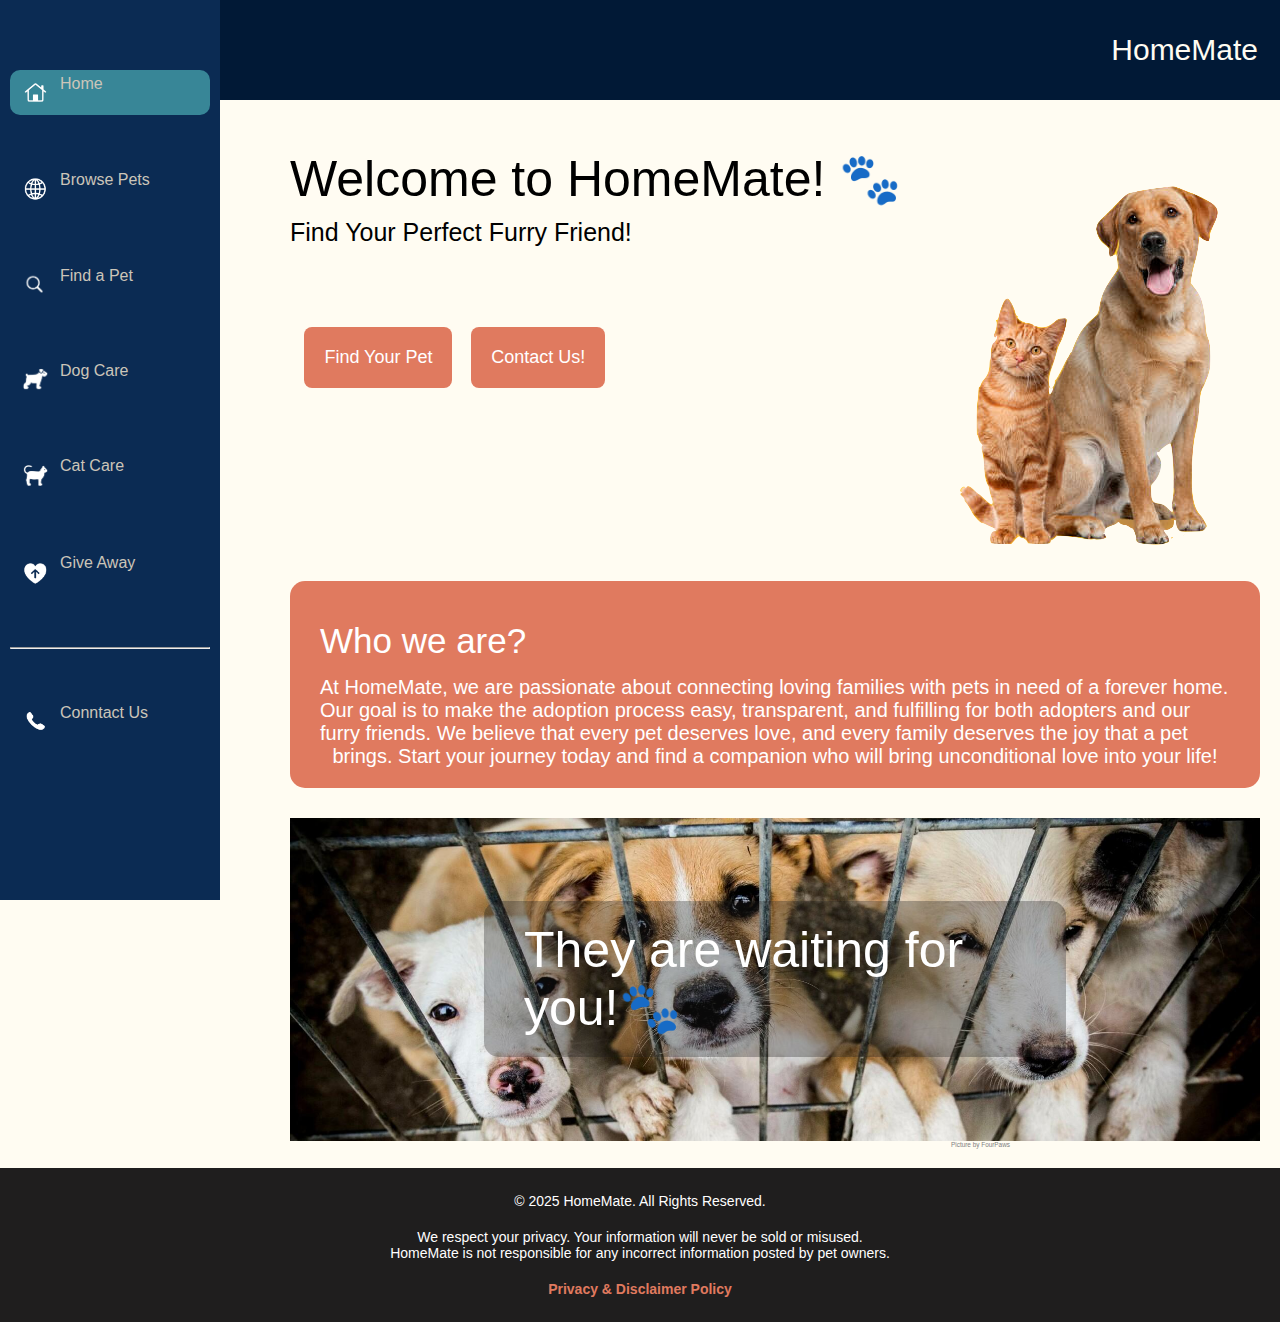
<file: home.html>
<!DOCTYPE html>

<html lang="e">
    <head>
        <meta charset="utf-8">
        <title>Home </title>
        <link rel="stylesheet" href="styles/sidebar-style.css">
        <link rel="stylesheet" href="styles/header-style.css">
        <link rel="stylesheet" href="styles/home-style.css">
        <link rel="stylesheet" href="styles/global-style.css">
        <link rel="stylesheet" href="styles/footer-style.css">
    </head>
    <body>
        <div class="container">
            <div class="header"> 
                <a href="home.html"><img src="Assets/logo.png"></a>
                <p>HomeMate</p>
            </div>
            <div class="side-bar">
                <ul>
                    <li class="active">
                        <a href="home.html" title="Home">
                            <img src="Assets/house-white.png"> <p>Home</p>
                        </a>
                    </li>
                    <li>
                        <a href="browse.html" title="Browse Pets">
                            <img src="Assets/globe-white.png"> <p>Browse Pets</p>
                        </a>
                    </li>
                    <li>
                        <a href="find.html" title="Find a Pet">
                        <img src="Assets/search-white.png"> <p>Find a Pet</p>
                        </a>
                    </li>
                    <li>
                        <a href="dogcare.html" title="Dog Care">
                            <img src="Assets/dog-white.png"> <p>Dog Care</p>
                        </a>
                    </li>
                    <li>
                        <a href="catcare.html" title="Cat Care">
                            <img src="Assets/cat-white.png"> <p>Cat Care</p>
                        </a>
                    </li>
                    <li>
                        <a href="giveaway.html" title="Give Away a Pet">
                            <img src="Assets/heart-up-white.png"> <p>Give Away</p>
                        </a>
                    </li>
                    <hr>
                    <li>
                        <a href="contact.html" title="Contact">
                            <img src="Assets/phone-white.png"> <p>Conntact Us</p>
                        </a>
                    </li>
                </ul>
            </div>
            <div class="content-area">
                <div class="title-container">
                    <h1> Welcome to HomeMate! 🐾 </h1>
                    <h2> Find Your Perfect Furry Friend! </h2>
                    <a href="find.html" class="btn">Find Your Pet</a>
                    <a href="contact.html" class="btn">Contact Us!</a>
                </div class="">
                <div class="image">
                    <img src="Assets/dog-cat.png" alt="Image of a cute dog">
                    <a class="image-footnote" href="https://www.istockphoto.com/photo/labrador-retriever-dog-panting-and-ginger-cat-sitting-in-front-of-dark-yellow-gm1435010849-476472165" target="_blank"> Picture by GlobalIP </a>
                </div>
                <div class="card">
                    <h1> Who we are? </h1>
                    <p>
                        At <b>HomeMate</b>, we are passionate about <b>connecting loving families</b> with pets in need of a forever home. Our goal is to <b>make the adoption process easy, transparent, and fulfilling</b> for both adopters and our furry friends. 
                        We believe that <b>every pet deserves love</b>, and <b>every family deserves the joy</b> that a pet brings. <b>Start your journey today</b> and find a companion who will bring <b>unconditional love</b> into your life!
                    </p>
                </div>
                <div class="image-container">
                    <img src="Assets/pet-shelter.jpg" alt="Picture of cute dogs behinf bars waiting for being adopted">
                    <div class="image-text">They are waiting for you!🐾</div>
                </div>
                <a class="image-footnote" href="https://www.four-paws.org/campaigns-topics/topics/companion-animals/adoption" target="_blank"> Picture by FourPaws </a>
            </div>
            <div class="footer">
                <p>&copy; 2025 HomeMate. All Rights Reserved.</p>
                <p>
                    We respect your privacy. Your information will never be sold or misused. 
                    <br>HomeMate is not responsible for any incorrect information posted by pet owners.
                </p>
                <p>
                    <a href="privacy.html">Privacy & Disclaimer Policy</a>
                </p>
            </div>
        </div>
       
    </body>
</html>
</file>
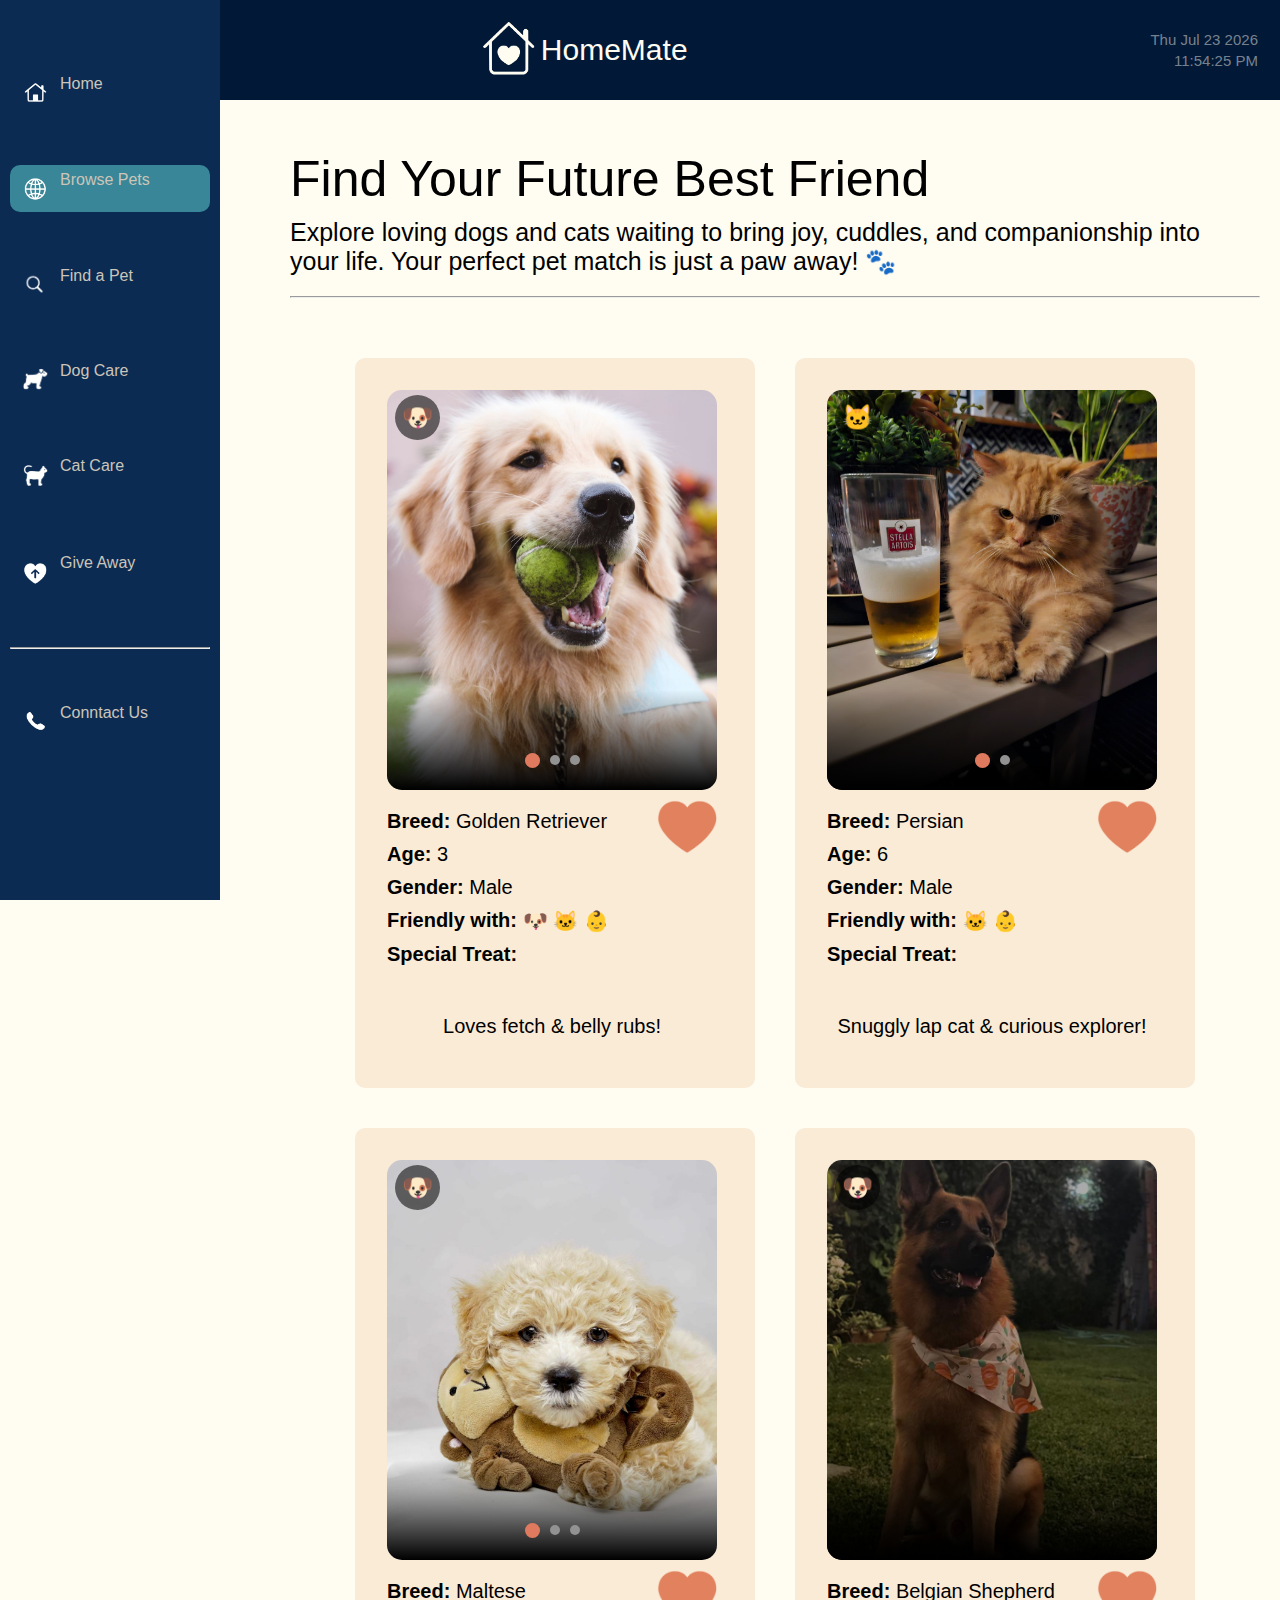
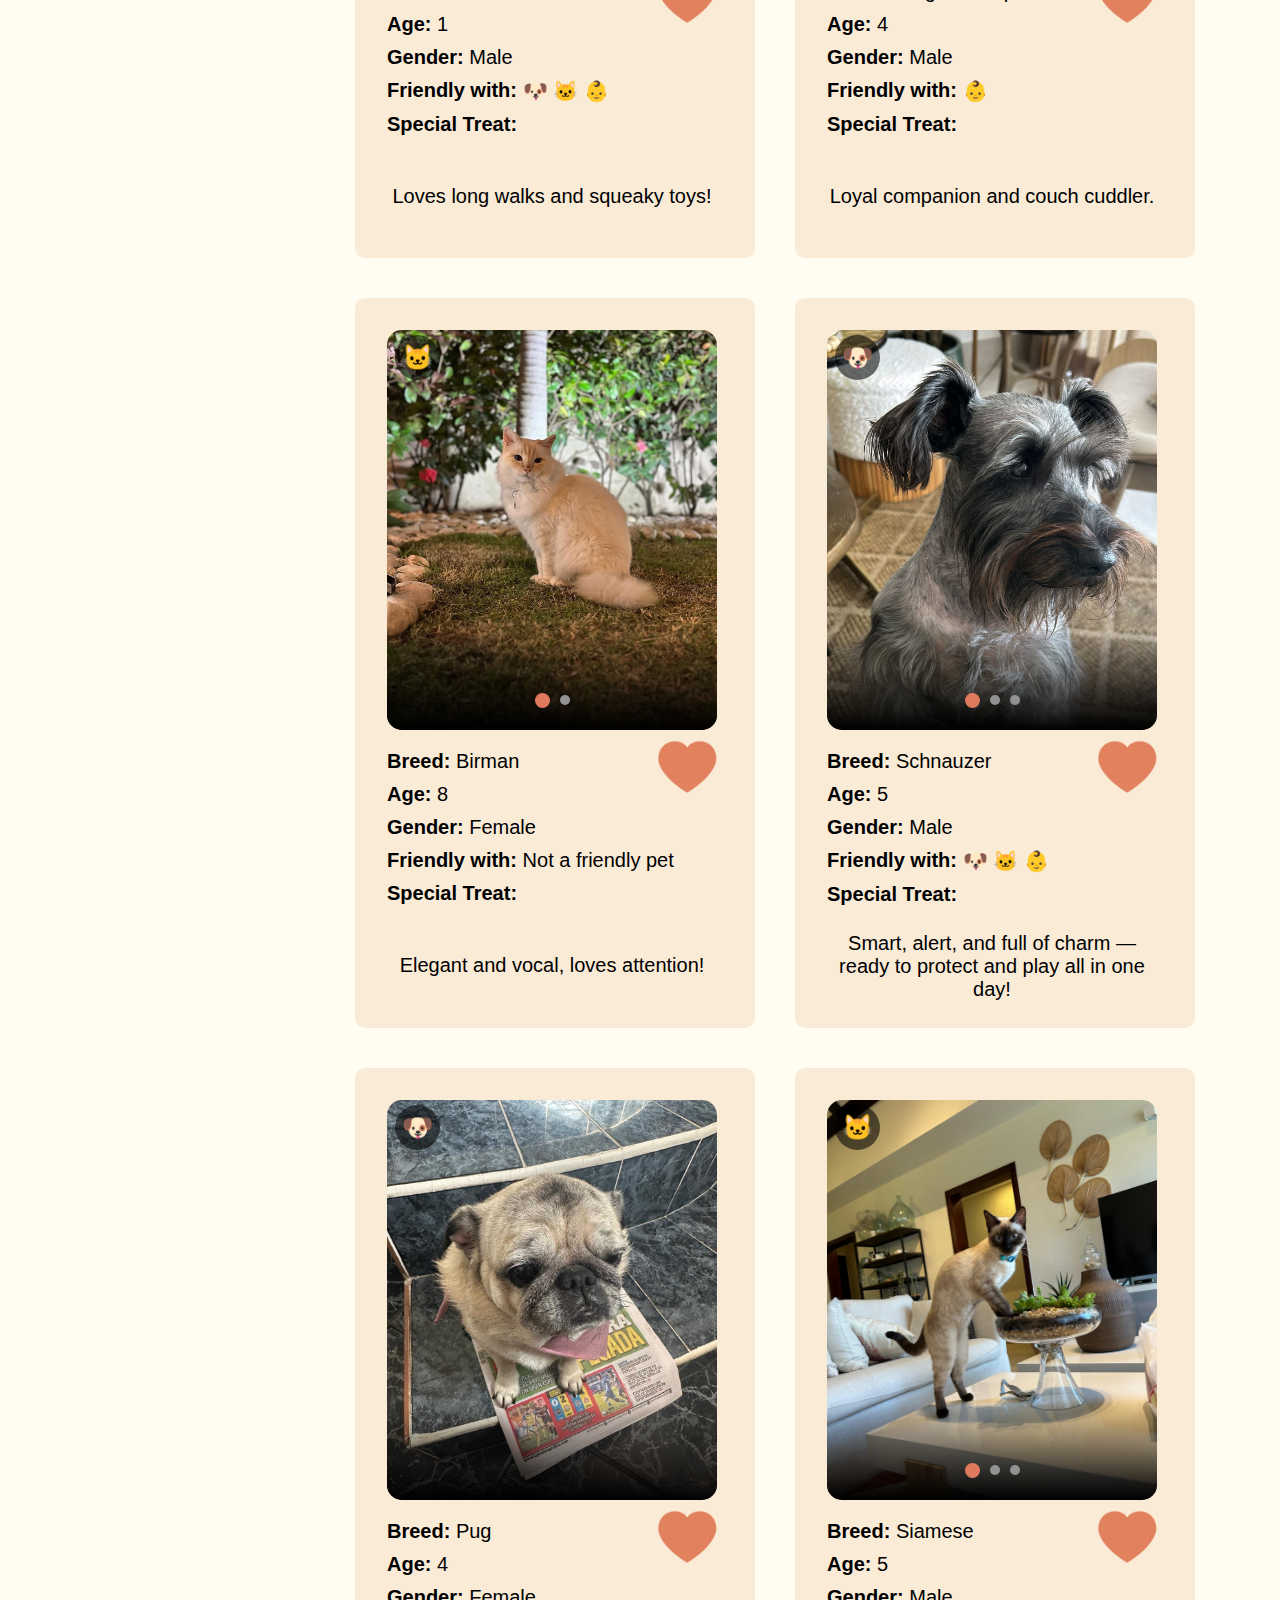
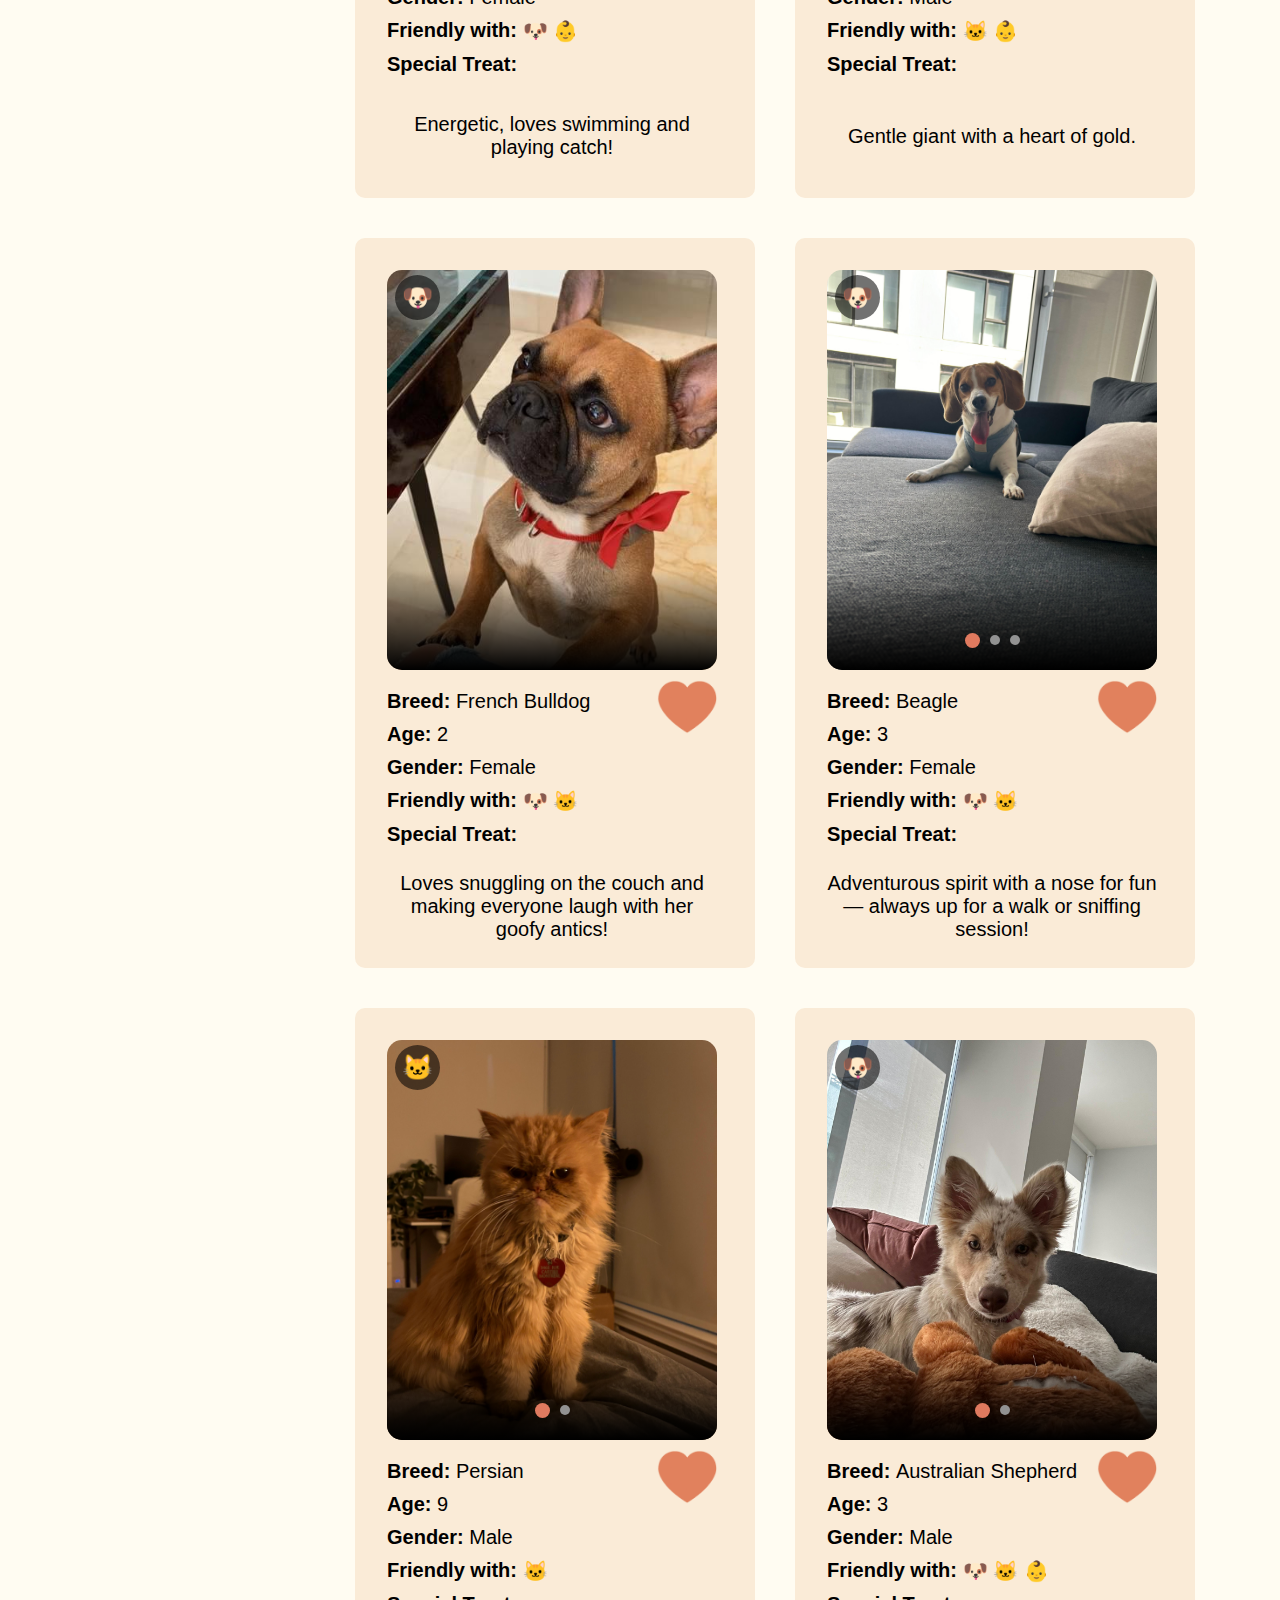
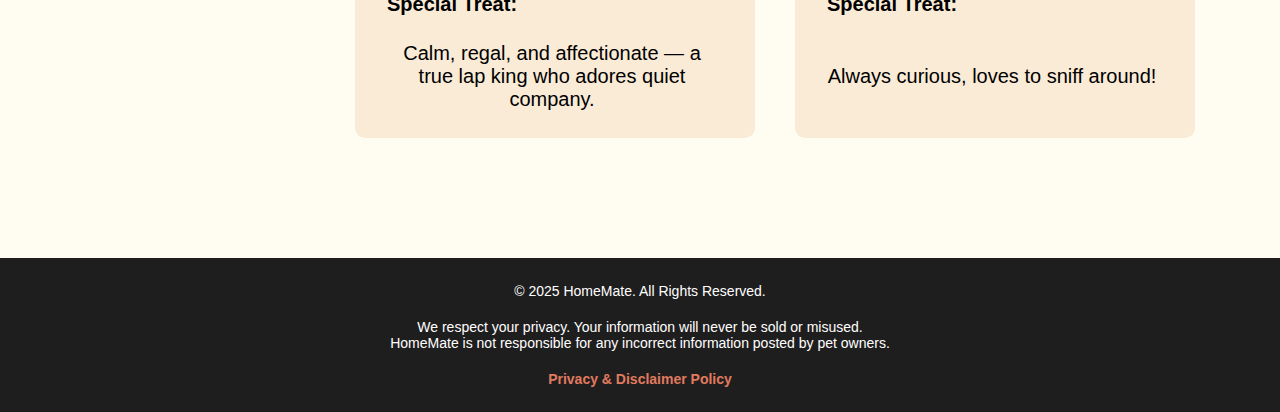
<file: pets.html>
<!DOCTYPE html>

<html lang="e">
    <head>
        <meta charset="utf-8">
        <meta name="viewport" content="width=device-width, initial-scale=1.0">
        <title>Browse Available Pets </title>
        <link rel="stylesheet" href="styles/global-style.css">
        <link rel="stylesheet" href="styles/footer-style.css">
        <link rel="stylesheet" href="styles/sidebar-style.css">
        <link rel="stylesheet" href="styles/header-style.css">
        <link rel="stylesheet" href="styles/pets-style.css">
    </head>
    <body>
        <div class="container">
            <div class="header">
                <div>
                </div>
                <div class="logo">
                    <a href="index.html"><img src="Assets/logo.png"></a>
                    <p>HomeMate</p>
                </div>
                <div class="date-time">
                    <p id="date"> -- -- -- </p>
                    <p id="time"> -- -- -- </p>
                </div>
            </div>
            <div class="side-bar">
                <ul>
                    <li >
                        <a href="index.html" title="Home">
                            <img src="Assets/house-white.png"> <p>Home</p>
                        </a>
                    </li>
                    <li class="active">
                        <a href="pets.html" title="Browse Pets">
                            <img src="Assets/globe-white.png"> <p>Browse Pets</p>
                        </a>
                    </li>
                    <li>
                        <a href="find.html" title="Find a Pet">
                        <img src="Assets/search-white.png"> <p>Find a Pet</p>
                        </a>
                    </li>
                    <li>
                        <a href="dogcare.html" title="Dog Care">
                            <img src="Assets/dog-white.png"> <p>Dog Care</p>
                        </a>
                    </li>
                    <li>
                        <a href="catcare.html" title="Cat Care">
                            <img src="Assets/cat-white.png"> <p>Cat Care</p>
                        </a>
                    </li>
                    <li>
                        <a href="giveaway.html" title="Give Away a Pet">
                            <img src="Assets/heart-up-white.png"> <p>Give Away</p>
                        </a>
                    </li>
                    <hr>
                    <li>
                        <a href="contact.html" title="Contact">
                            <img src="Assets/phone-white.png"> <p>Conntact Us</p>
                        </a>
                    </li>
                </ul>
            </div>
            <div class="content-area">
                <div class="title-container">
                    <h1> Find Your Future Best Friend </h1>
                    <h2> Explore loving dogs and cats waiting to bring joy, cuddles, and companionship into your life. Your perfect pet match is just a paw away! 🐾 </h2>
                    <hr>
                </div>
                <div class="center-content-area">
                    <div class="grid-container" id="grid"> </div> 
                </div>
            </div>
            <div class="footer">
                <p>&copy; 2025 HomeMate. All Rights Reserved.</p>
                <p>
                    We respect your privacy. Your information will never be sold or misused. 
                    <br>HomeMate is not responsible for any incorrect information posted by pet owners.
                </p>
                <p>
                    <a href="privacy.html">Privacy & Disclaimer Policy</a>
                </p>
            </div>
        </div>
        <script src="scripts/header.js"></script>
        <script src="scripts/pets.js"></script>
    </body>
</html>
</file>
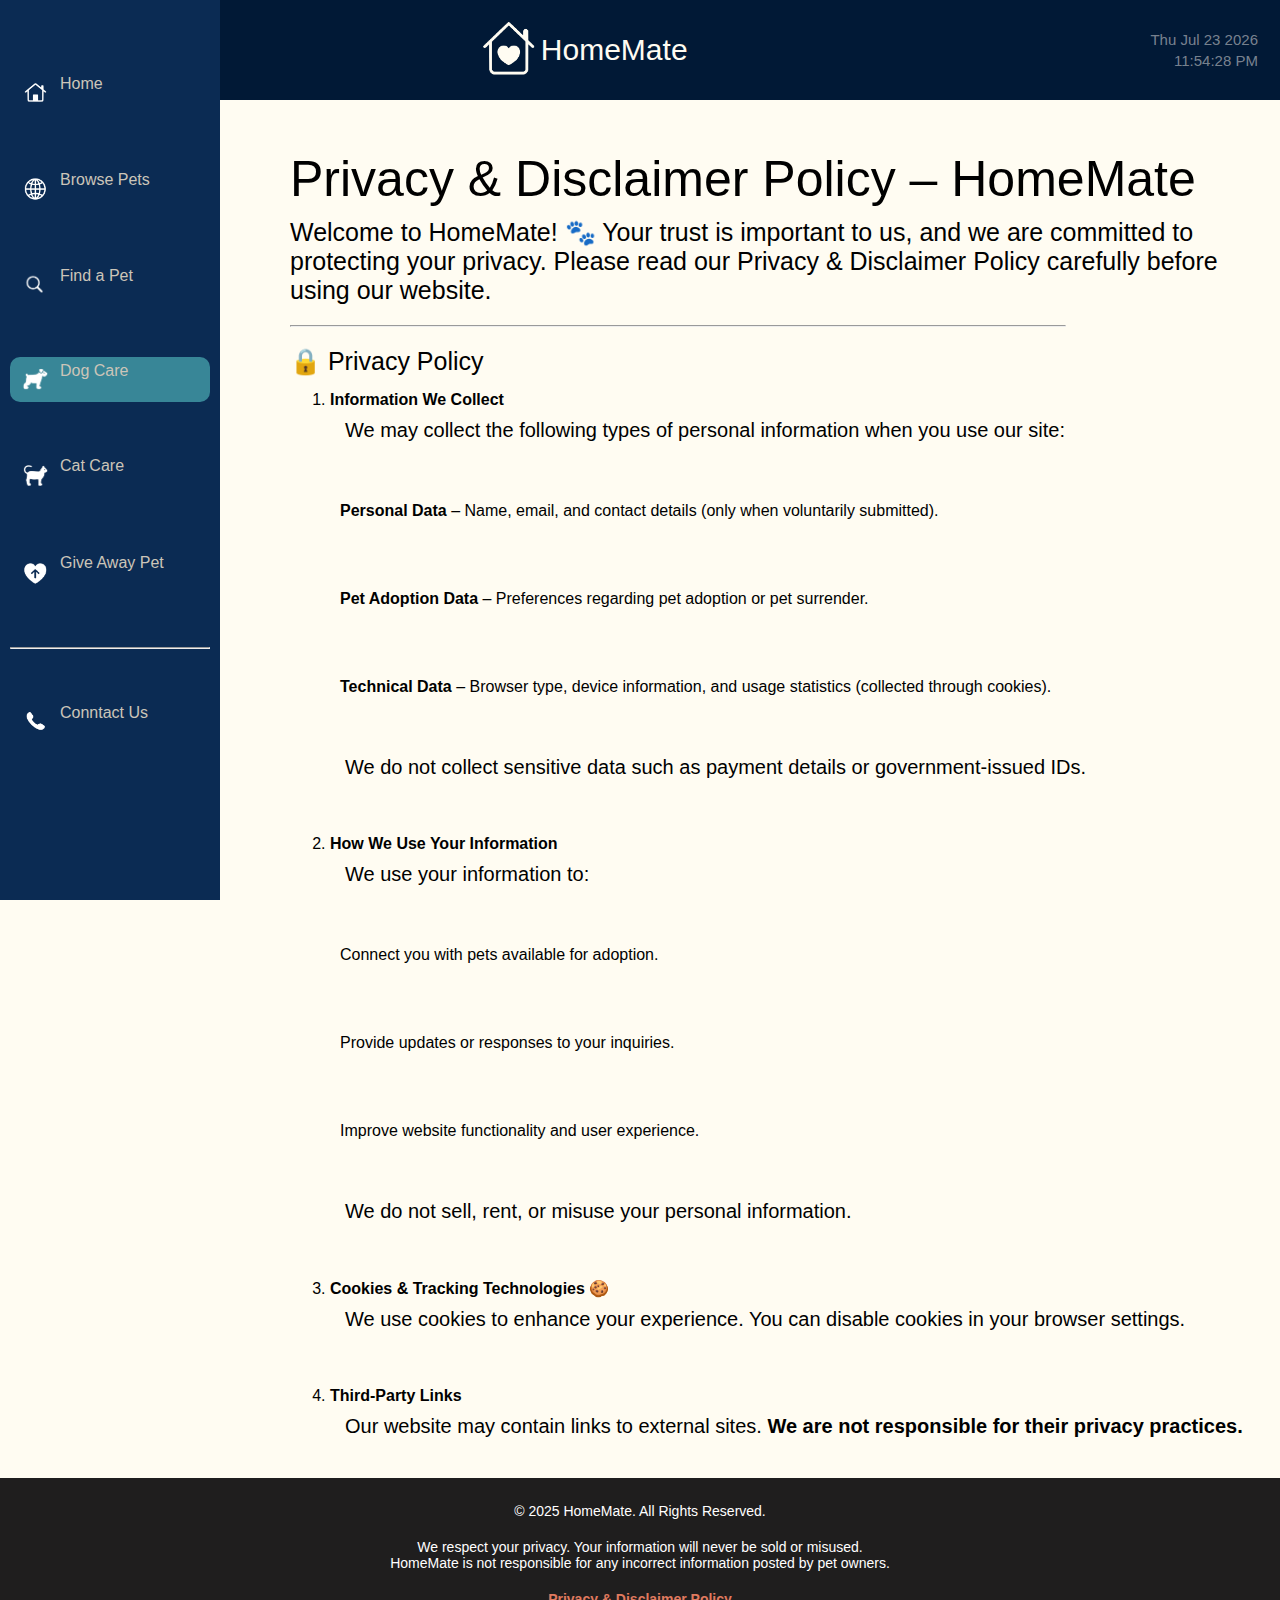
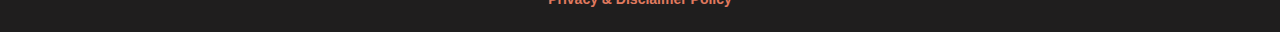
<file: privacy.html>
<!DOCTYPE html>

<html lang="e">
    <head>
        <meta charset="utf-8">
        <meta name="viewport" content="width=device-width, initial-scale=1.0">
        <title>Privacy & Disclaimer Policy</title>
        <link rel="stylesheet" href="styles/sidebar-style.css">
        <link rel="stylesheet" href="styles/header-style.css">
        <link rel="stylesheet" href="styles/global-style.css">
        <link rel="stylesheet" href="styles/care-style.css">
        <link rel="stylesheet" href="styles/footer-style.css">
    </head>
    <body>
        <div class="container">
            <div class="header">
                <div>
                </div>
                <div class="logo">
                    <a href="index.html"><img src="Assets/logo.png"></a>
                    <p>HomeMate</p>
                </div>
                <div class="date-time">
                    <p id="date"> -- -- -- </p>
                    <p id="time"> -- -- -- </p>
                </div>
            </div>
            <div class="side-bar">
                <ul>
                    <li>
                        <a href="index.html">
                            <img src="Assets/house-white.png"> <p>Home</p>
                        </a>
                    </li>
                    <li>
                        <a href="pets.html">
                            <img src="Assets/globe-white.png"> <p>Browse Pets</p>
                        </a>
                    </li>
                    <li>
                        <a href="find.html">
                        <img src="Assets/search-white.png"> <p>Find a Pet</p>
                        </a>
                    </li>
                    <li class="active">
                        <a href="dogcare.html">
                            <img src="Assets/dog-white.png"> <p>Dog Care</p>
                        </a>
                    </li>
                    <li>
                        <a href="catcare.html">
                            <img src="Assets/cat-white.png"> <p>Cat Care</p>
                        </a>
                    </li>
                    <li>
                        <a href="giveaway.html">
                            <img src="Assets/heart-up-white.png"> <p>Give Away Pet</p>
                        </a>
                    </li>
                    <hr>
                    <li>
                        <a href="contact.html">
                            <img src="Assets/phone-white.png"> <p>Conntact Us</p>
                        </a>
                    </li>
                </ul>
            </div>
            <div class="content-area">
                <div class="title-container">
                    <h1 class="title">Privacy & Disclaimer Policy – HomeMate</>
                    <h2 class="subheading">Welcome to HomeMate! 🐾 Your trust is important to us, and we are committed to protecting your privacy. Please read our Privacy & Disclaimer Policy carefully before using our website.</h2>
                    <hr>
                </div>
                <div class="title-container">
                    <h3>🔒 Privacy Policy</h3>
                    <ol style="padding-left: 40px;" style="margin: 0px;">
                        <li><strong>Information We Collect</strong>
                            <p>We may collect the following types of personal information when you use our site:</p>
                            <ul>
                                <li><strong>Personal Data</strong> – Name, email, and contact details (only when voluntarily submitted).</li>
                                <li><strong>Pet Adoption Data</strong> – Preferences regarding pet adoption or pet surrender.</li>
                                <li><strong>Technical Data</strong> – Browser type, device information, and usage statistics (collected through cookies).</li>
                            </ul>
                            <p style="font-weight: lighter;">We do not collect sensitive data such as payment details or government-issued IDs.</p>
                        </li>
                        <br>
                        <br>
                        <li><strong>How We Use Your Information</strong>
                            <p>We use your information to:</p>
                            <ul>
                                <li>Connect you with pets available for adoption.</li>
                                <li>Provide updates or responses to your inquiries.</li>
                                <li>Improve website functionality and user experience.</li>
                            </ul>
                            <p style="font-weight: lighter;">We do not sell, rent, or misuse your personal information.</p>
                        </li>
                        <br>
                        <br>
                        <li><strong>Cookies & Tracking Technologies 🍪</strong>
                            <p>We use cookies to enhance your experience. You can disable cookies in your browser settings.</p>
                        </li>
                        <br>
                        <br>
                        <li><strong>Third-Party Links</strong>
                            <p>Our website may contain links to external sites. <strong>We are not responsible for their privacy practices.</strong></p>
                        </li>
                    </ol>
                </div>
            </div>
"
            <div class="footer">
                <p>&copy; 2025 HomeMate. All Rights Reserved.</p>
                <p>
                    We respect your privacy. Your information will never be sold or misused. 
                    <br>HomeMate is not responsible for any incorrect information posted by pet owners.
                </p>
                <p>
                    <a href="privacy.html">Privacy & Disclaimer Policy</a>
                </p>
            </div>
        </div>
        <script src="scripts/header.js"></script>
    </body>
</html>
</file>
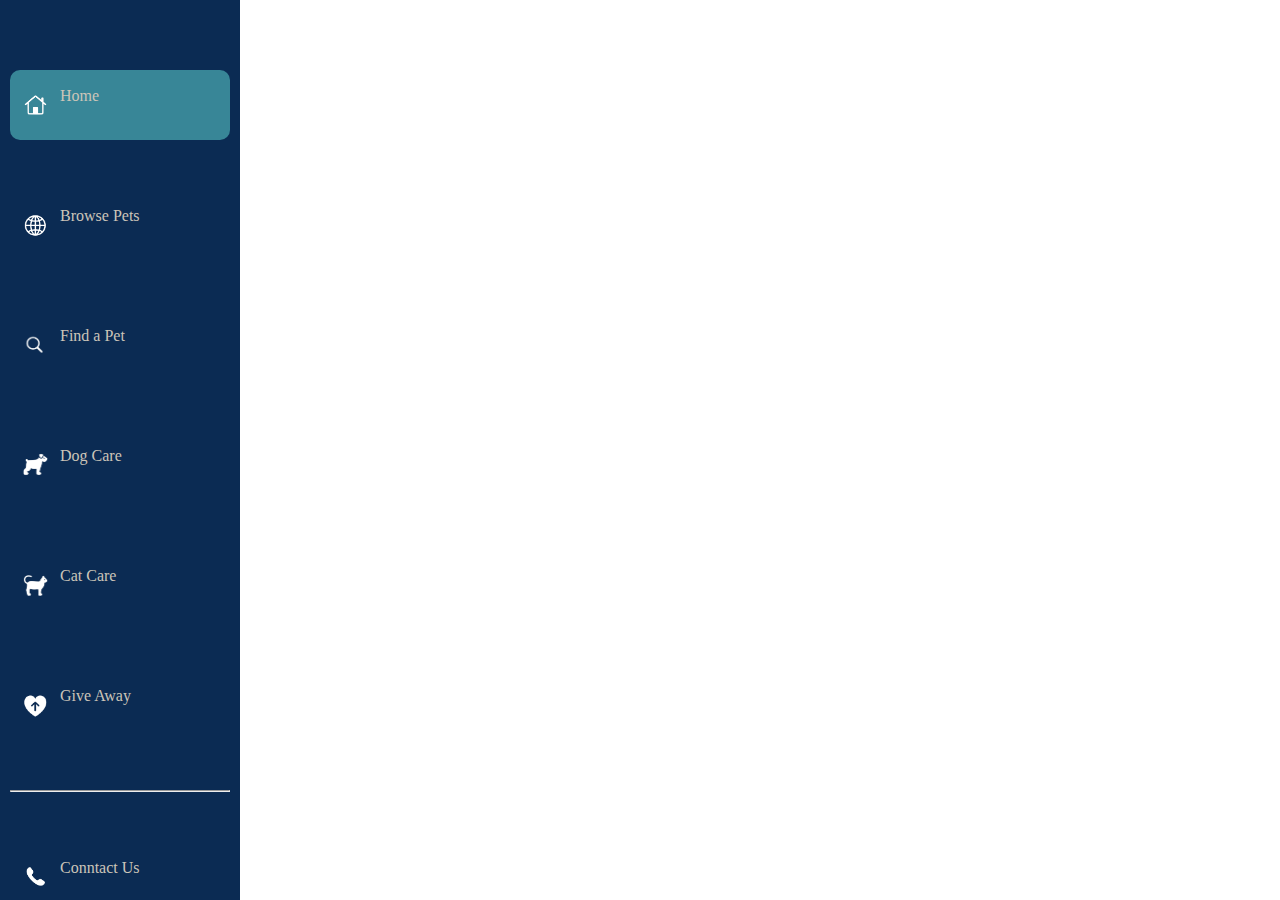
<file: side-bar.html>
<!DOCTYPE html>

<html lang="en">
    <head>
        <meta charset="utf-8">
        <meta name="viewport" content="width=device-width, initial-scale=1.0">
        <link rel="stylesheet" href="styles/sidebar-style.css">
    </head>
    <body>
        <div class="side-bar">
            <ul>
                <li class="active">
                    <a href="index.html" title="Home">
                        <img src="Assets/house-white.png"> <p>Home</p>
                    </a>
                </li>
                <li>
                    <a href="pets.html" title="Browse Pets">
                        <img src="Assets/globe-white.png"> <p>Browse Pets</p>
                    </a>
                </li>
                <li>
                    <a href="find.html" title="Find a Pet">
                    <img src="Assets/search-white.png"> <p>Find a Pet</p>
                    </a>
                </li>
                <li>
                    <a href="dogcare.html" title="Dog Care">
                        <img src="Assets/dog-white.png"> <p>Dog Care</p>
                    </a>
                </li>
                <li>
                    <a href="catcare.html" title="Cat Care">
                        <img src="Assets/cat-white.png"> <p>Cat Care</p>
                    </a>
                </li>
                <li>
                    <a href="giveaway.html" title="Give Away a Pet">
                        <img src="Assets/heart-up-white.png"> <p>Give Away</p>
                    </a>
                </li>
                <hr>
                <li>
                    <a href="contact.html" title="Contact">
                        <img src="Assets/phone-white.png"> <p>Conntact Us</p>
                    </a>
                </li>
            </ul>
        </div>
    </body>
</html>
</file>
<file: styles/global-style.css>
/* Global Default Styles */
*{
    margin: 0;
    padding: 0;
    box-sizing: border-box;
    font-family: Helvetica;
}

body{
    background-color: #FFFCF2 ;
}

.container {
    display: grid;
    grid-template-areas:
    "header header header"
    "side-bar content-area  content-area"
    "footer footer foooter";
    height: 100%; /* Full screen height */
    grid-template-columns: 70px 1fr;
}

/* Content Area Global styles*/
.content-area {
    grid-area: content-area;
    margin-left: 50px;
    padding: 20px;
    transition: margin-left 0.5s ease;
    height: 100%;
}

/* Content area pushed to the right by sidebar hovering */
.side-bar:hover + .content-area{
    transition: margin-left 0.5s ease;
    margin-left: 200px;
}

/* Title Container Styles */
.title-container h1 {
    font-size: 50px;
    font-weight: 300;
    margin-top: 30px;
}
.title-container h2 {
    font-size: 25px;
    margin-top: 10px;
    font-weight: lighter;
    padding-right: 40px;
}
.title-container h3{
    font-size: 25px;
    font-weight: lighter;
    margin-top: 20px;
    margin-bottom: 15px;
}
.title-container p{
    font-size: 20px;
    font-weight: normal;
    margin-left: 15px;
    margin-top: 10px;
    margin-bottom: 20px;
    margin-right: 10px;
}
.title-container hr {
    margin-top: 20px;
    width: 90%;
}

/* Small devices Global styles */
@media (max-width: 1200px) {
    .container {
        display: grid;
        grid-template-areas:
        "header header"
        "side-bar side-bar"
        "content-area  content-area"
        "footer foooter";
        height: 100vh; /* Full screen height */
        grid-template-columns: 70px 1fr;
    }    
    .content-area {
        margin-left: 0px !important;/* Prevent shifting */
    }
    
    .title-container h1 {
        font-size: 34px;
        text-align: center;
    }

    .title-container h2 {
        font-size: 20px;
        padding-right: 30px;
        text-align: center;
    }
    .form-group label{
        font-size: 18px;
    }
}
</file>
<file: styles/sidebar-style.css>
/* Start of default values for Sidebar*/
.side-bar {
    grid-area: side-bar;
    position: fixed;
    width: 70px;
    height: 100vh;
    top: 0;
    left: 0;
    padding: 20px 10px;
    background-color: #0B2B53;
    transition: width 0.5s ease-in-out;
    z-index: 300;
    overflow: hidden;
}

ul {
    list-style-type: none;
    padding: 0;
    margin: 0;
}

ul li{
    position: relative;
    padding: 10px;
    margin: 50px 0;
    border-radius: 10px;
    transition: background 0.3s;
}


ul li a {
    display: flex;
    align-items: center;
    text-decoration: none;
    color: #CCC5B9;
}

ul li img {
    width: 30px;
    transition: margin 0.3s;
    align-items: center;
}

ul li p {
    left: 50px;
    top: 50%;
    transform: translateY(-50%);
    display: none;
    white-space: nowrap;
    transition: opacity 0.3s;
}

/* End of default values for Sidebar*/

/* Sidebar Interactions */

.side-bar:hover{
    width: 220px;
}

.side-bar:hover ul li img{
    margin-right: 10px;
}

.side-bar:hover ul li a p {
    display: block;
    opacity: 1;
}

.side-bar:hover ul li {
    justify-content: flex-start;
}
ul li:hover {
    background-color: #38869750;
}
li.active {
    background-color: #388697;
}
li.active:hover {
    background-color: #388697;
}

/* Mobile Small Screens */
@media (max-width: 1200px) {
    .side-bar {
        width: 100%;
        height: 60px;
        position: relative;
        padding: 10px;
    }

    .side-bar ul {
        display: flex;
        justify-content: space-around;
    }

    .side-bar ul li {
        margin: 0;
        padding: 5px;
    }

    .side-bar ul li img {
        width: 25px;
    }

    .side-bar ul li p {
        display: none !important;
    }

    .side-bar:hover {
        width: 100%;
    }
}
</file>
<file: styles/header-style.css>
.header{
    grid-area: header;
    display: flex;
    align-items: center;
    justify-content: space-between;
    margin-left: auto;
    background-color: #011936;
    padding: 20px;
    width: 100vw;
    height: 100px;
    margin: 0 auto;
}

.logo {
    display: flex;
    align-items: center;
}

.header img {
    width: 60px;
    height: auto;
}

.header p {
    margin: 2px;
    font-size: 30px;
    color: #FFFCF2;
    font-weight: lighter;
}

.date-time {
    display: flex;
    flex-direction: column;
    align-items: flex-end;
}

.date-time p {
    font-size: 15px;
    justify-content: center;
    font-weight: 100;
    color: rgba(221, 219, 219, 0.557);
}


@media (max-width: 1200px) {
    .header {
        flex-direction: column;
        text-align: center;
    }
    
    .header img {
        width: 40px;
    }

    .header p {
        font-size: 20px;
    }
    .date-time {
        display: flex;
        flex-direction: row;
        align-items: center;
    }
    .date-time p {
        font-size: 10px;
        justify-content: center;
        font-weight: 100;
    }
}
</file>
<file: styles/index-style.css>
.content-area {
    display: grid;
    grid-template-columns: 1fr;
    grid-template-rows: 1fr auto;
    padding: 20px;
    transition: margin-left 0.5s ease;
    max-width: 100vw;
}

.title-container {
    grid-column: span ;
}

.title-container h1{
    font-size: 50px;
    margin-right: 20px;
}

.title-container h2{
    font-size: 25px;
}

.image {
    display: flex;
    flex-direction: column;
    grid-area: 1/3/2/4;
    min-width: 30%;
}

.image-footnote {
    text-align: right;
    font-weight: lighter;
    font-size: 10px;
    text-decoration: none;
    color: gray;
}

.card{
    gap: 10px;
    grid-area: 2/1/3/3;
    margin-top: 20px;
    margin-bottom: 30px;
    background-color: #E07A5F;
    padding: 30px;
    border-radius: 15px;
    grid-column: span 3;
    grid-row: span 1;
    color: white;
    max-width: 100%;
    word-wrap: break-word;
    overflow-wrap: break-word;
    padding-bottom: 20px;
}

.card h1 {
    font-size: 35px;
    font-weight: 300;
    margin-top: 10px;
}

.card p {
    font-size: 20px;
    font-weight: lighter;
    text-align-last: center;
    margin-top: 15px;
    min-width: auto;
    min-height: auto
}

.btn {
    display: inline-block;
    padding: 20px 20px;
    background-color: #E07A5F;
    color: white;
    text-decoration: none;
    font-size: 18px;
    border-radius: 8px;
    margin-top: 80px;
    text-align: center;
    margin-left: 2%;
}


.btn:hover {
    background-color: #E07A5F80;
}
.btn:active {
    background-color: #bc411f;
}

.image-container {
    width: 100%;
    position: relative;
    grid-column: span 3;
    grid-row: span 2;
    width: 100%;
    display: flex; 
    justify-content: center;
    align-items: center; 
    overflow: hidden; 
}

.image-container img {
    max-width: 100%;
    height: auto;
}

.image-text {
    position: absolute;
    top: 50%; 
    left: 50%;
    transform: translate(-50%, -50%);
    color: white;
    font-size: 50px;
    font-weight: light;
    background: rgba(30, 30, 30, 0.314);
    border-radius: 20px;
    padding: 20px 40px; 
    border-radius: 15px;
    display: flex;
    align-items: center;
    justify-content: center;
    min-width: 60%;
    min-height: 80px;
}

@media (max-width: 1525px) {
    .image {
        display: flex;
        justify-content: center;
        min-width: 30%;
    }
    .content-area {
        margin-left: 0px;
    }
}

@media (max-width: 1200px) {

    .container {
        grid-template-columns: 1fr;
    }

    .content-area {
        display: flex;
        flex-direction: column;
    }

    .title-container {
        display: flex;
        flex-direction: column;
        align-items: center;
    }

    .main-title {
        text-align: center;
    }

    .main-subheading {
        margin-bottom: 20px;
    }

    .btn {
        display: block;
        width: 50%;
        text-align: center;
        margin: 10px auto;
        font-size: 16px;
        padding: 12px 20px;
    }

    .card {
        padding: 20px;
        margin: 10px 0;
        text-align: center;
    }

    .image {
        grid-area: 2/1/2/3;
        display: flex;
        flex-direction: column;
        align-items: center;
        width: 100%;
    }   

    .image img {
        max-width: 70%;
        height: auto;
    }

    .image-text {
        font-size: 4vw;
        padding: 10px 20px;
    }

    .card h1 {
        font-size: 23px;
    }

    .card p {
        font-size: 15px;
    }
}
</file>
<file: styles/footer-style.css>
.footer {
    grid-area: footer;
    display: flex;
    flex-direction: column;
    background-color: #1f1e1e; /* Distinct background color */
    color: white;
    text-align: center;
    padding: 15px 20px;
    width: 100vw;
    font-size: 14px;
}

.footer p{
    margin: 10px;
    font-weight: lighter;
}

.footer a {
    color: #E07A5F; /* Gold color for visibility */
    text-decoration: none;
    font-weight: bold;
    margin: 10px;
    margin-top: 20px
}

.footer a:hover {
    text-decoration: underline;
}

@media (max-width: 1200px) {
    .footer {
        grid-area: footer;
        display: flex;
        flex-direction: column;
        
    }
}

@media (max-width: 800px) {
    .footer {
        grid-area: footer;
        display: flex;
        flex-direction: column;
    }
}
</file>
<file: styles/care-style.css>
.content-area{
    height: 100%;
}

.title-container{
    grid-column: span 3;
}

.title-container hr {
    margin-top: 20px;
    width: 80%;
}

.cards-container{
    display: grid;
    grid-template-columns: repeat(auto-fit, minmax(450px, 1fr));
    grid-template-rows: 2fr 2fr 20px 10px;
    height: 100vh;
}



@media (max-width: 1200px) {
    .cards-container {
        grid-template-columns: repeat(2, 1fr);
        grid-template-rows: repeat(3, 1fr) 200px;;
        height: 90%;
    }

    .footer {
        margin-top: 90px;
    }

    .card {
        height: 400px;
    }
}

@media (max-width: 900px) {
    .cards-container {
        display: flex;
        flex-direction: column;
    }
    .card {
        height: 350px;
        margin: 10px;
    }
    .card:hover {
        height: 450px;
        padding: 10px;
        display: flex;
        justify-content: flex-start;
        margin: 30px 50px 30px 50px;
        box-shadow: 4px 4px 10px rgba(0, 0, 0, 0.2);
    }
}

.cards-container a{
    font-size: small;
    text-decoration: none;
    color: gray;
}

.card {
    color: white;
    margin: 40px 60px 40px 60px;
    max-width: 700ptx;
    max-height: 250px;    
    display: flex;
    flex-direction: column;
    justify-content: center;
    align-items: center;
    border-radius: 15px;
    background-color: #E07A5F;
    transition: max-height 0.9s ease-in-out, margin 0.5s ease-in-out;
    overflow: hidden;
}
.card h1 {
    text-align: center;
    margin-top: 10px;
    font-size: 20px;
    font-weight: normal;
}
.card ul{
    margin: 0px;
    display: none;
}
.card p{
    font-weight: lighter;
    text-align: center;
    margin-top: 10px;
    margin: 20px;;
    padding: 20px;
    font-weight: normal;
    display: none;
    background-color: #F1F1F1;
    color: black;
    border-radius: 20px;
    font-size: 18px;
}

.card:hover {
    padding: 10px;
    display: flex;
    justify-content: flex-start;
    margin: 30px 50px 30px 50px;
    max-height: 470px;
    box-shadow: 4px 4px 10px rgba(0, 0, 0, 0.2);
}

.card:hover p{
    display: block;
}
.card:hover ul{
    list-style-type:disc;
    margin-top: 0px;
    display: block;
}
.card:hover li {
    font-size: 15px;
    margin: 0px 30px 0px 30px;
}

.card::after {
    max-height: 100px;
}
</file>
<file: styles/contact-style.css>
.content-area {
    display: grid;
    grid-template-columns: repeat(auto-fit, minmax(500px, 1fr));
    grid-template-rows: repeat(6, auto);
    gap: 20px;
    max-width: 1200px;
    padding: 20px;
    height: 100%;
}

.title-container {
    grid-column: span 2;
}


.title-container h1 {
    padding: 10px;
}
.title-container h2 {
    padding: 10px;
}

.title-container hr {
    margin-top: 20px;
    max-width: 90%;
}

.subheading-2{
    font-weight: lighter;
    margin-top: 30px;
    margin-bottom: 15px;
}

.title-container ul {
    display: flex;
    flex-direction: column;
    font-size: 22px;
    font-weight: normal;
}

.title-container a{
    text-decoration: none;
    font-weight: bold;
    color: #E07A5F;;
}

.title-container li{
    font-size: 18px;
}

.title-container ul {
    gap: 10px;
    list-style-type: none;
}

.title-container li {
    margin: 0;
    padding: 3px 0; /* Reduces spacing between list items */
    line-height: 1.2; /* Adjusts text spacing */
}

@media (max-width: 1200px) {
    .content-area {
        display: grid;
        grid-template-columns: 1fr;
        gap: 0;
    }

    hr {
        margin: 10px 0px ;
        max-width: 90%;
    }

    .title-container ul {
        margin-left: 30px;
    }
}
</file>
<file: styles/find-style.css>
.content-area{
    display: grid;
    grid-template-columns: 3fr 1fr; 
    grid-template-rows: auto auto;
    gap: 20px;
}

.form-group {
    padding: 10px;
    margin-bottom: 15px;
    text-align: left;
    font-size: 16px;
    display: block;
    flex-direction:column;
    align-items: left;
}

.requiered {
    height: 1rem;
    color: rgb(218, 17, 17);
    font-weight: 100;
    font-size: 18px;
    margin-top: 5px;
    transform: translateX(20px);
    font-style: italic;
}

.form-group input {
    padding: 10px;
    font-size: 16px;
    border: 1px solid #ccc;
    border-radius: 5px;
    width: 100%;
}

.title-container {
    grid-column: span 3;
}


.title-container hr {
    margin-top: 20px;
}

.form-group {
    margin-top: 20px;
    margin-bottom: 5px;
    font-size: 20px;
}

.form-group table {
    width: 70%;
}

.form-input label{
    margin-bottom: 20px;
}

select.dropdown-menu:hover{
    background-color: #E07A5F80;
}

select.dropdown-menu {
    margin-top: 10px;
    background-color: #E07A5F;
    padding: 10px;
    border-radius:20px;
    font-size: 16px;
    color: white;
    width: 100%;
    height: 60px;
}

.form-input  {
    margin-top: 10px;
    display: flex;
    flex-direction: column;
    padding: 10px;
    border-radius: 5px;
    border: 1px solid #ccc;
    font-size: 16px;
}

.form-input:focus {
    background-color: rgb(184, 179, 179);
}

.form-input fieldset {
    border: none;
    margin-bottom: 20px;
}

.form-input legend {
    font-weight: bold;
    margin-bottom: 20px;
}

.checkbox-group {
    display: flex;
    align-items: center;
    gap: 10px; 
    margin-bottom: 10px; 
    margin-top: 10px;
}

.checkbox-group input[type="checkbox"] {
    width: 20px;
    height: 20px;
    cursor: pointer;
}

.checkbox-group label {
    cursor: pointer;
    font-size: 16px;
}

#submit {
    font-size: large;
    background-color: #51b535;
    padding: 20px;
    margin: 15px;
    color: white;
    border: none;
    border-radius: 15px;
}

#submit:hover {
    background-color: #65cc49;
}

#submit:active {
    background-color: #3da920;
}

#reset {
    font-size: large;
    background-color: #0B2B53;
    padding: 20px;
    margin: 15px;
    color: white;
    border: none;
    border-radius: 15px;
}

#reset:hover {
    background-color: #1b3d67;
}

#reset:active {
    background-color: #031f40;
}


@media (max-width: 1200px) {
    .form-group table {
        width: 100%;
    }

    .content-area {
        display: flex;
        flex-direction: column;
        align-items: center;
    }
}
</file>
<file: styles/giveaway-style.css>
.content-area{
    display: grid;
    grid-template-columns: 3fr 1fr; 
    grid-template-rows: auto auto;
    gap: 20px; 
}

.title-container {
    grid-column: span 2;
}

.title-container hr {
    margin-top: 20px;
    width: 80%;
}

.form-group {
    padding: 10px;
    margin-bottom: 15px;
    text-align: left;
    font-size: 16px;
    display: block;
    flex-direction:column;
    align-items: left;
}

.form-group table {
    width: 40%
}

.text-inputs table {
    width: 50%;
}

.form-group input {
    padding: 10px;
    font-size: 16px;
    border: 1px solid #ccc;
    border-radius: 5px;
    width: 100%;
}
.form-group {
    margin-top: 20px;
    margin-bottom: 5px;
    font-size: 20px;
}

.requiered {
    height: 1rem;
    color: rgb(218, 17, 17);
    font-weight: 100;
    font-size: 18px;
    margin-top: 5px;
    transform: translateX(20px);
    font-style: italic;
}

.form-input label{
    margin-bottom: 20px;
}

select.dropdown-menu:hover{
    background-color: #E07A5F80;
}

select.dropdown-menu {
    margin-top: 10px;
    background-color: #E07A5F;
    padding: 10px;
    border-radius:20px;
    font-size: 16px;
    color: white;
    width: 100%;
    height: 60px;
}

.form-input  {
    margin-top: 10px;
    display: flex;
    flex-direction: column;
    padding: 10px;
    border-radius: 5px;
    border: 1px solid #ccc;
    font-size: 16px;
}

.form-input:focus {
    background-color: rgb(184, 179, 179);
}

.form-input fieldset {
    border: none;
    margin-bottom: 20px;
}

.form-input legend {
    font-weight: bold;
    margin-bottom: 20px;
}

.checkbox-group {
    display: flex;
    align-items: center;
    gap: 10px; 
    margin-bottom: 10px; 
    margin-top: 10px;
}
.checkbox-group input {
    width: 20px;
    height: 20px;
    cursor: pointer;
}
.checkbox-group label {
    cursor: pointer;
    font-size: 16px;
}

.form-group textarea {
    padding: 5px;
    display: flex;
    margin-top: 10px;
    width: 80%;
    min-width: 50px;
    font-size: 16px;
    background-color: #E07A5F;
    color: white;
}

textarea::placeholder {
    padding: 5px;
    color: rgb(232, 232, 232);
    font-style: italic; 
    opacity: 1; 
}

.form-group input{
    background-color: #E07A5F;
    color: white;
}

#submit{
    font-size: large;
    background-color: #51b535;
    padding: 20px;
    margin: 15px;
    color: white;
    border: none;
    border-radius: 15px;
}

#submit:hover {
    background-color: #65cc49;
}

#submit:active {
    background-color: #3da920;
}

#reset {
    font-size: large;
    background-color: #0B2B53;
    padding: 20px;
    margin: 15px;
    color: white;
    border: none;
    border-radius: 15px;
}

#reset:hover {
    background-color: #1b3d67;
}

#reset:active {
    background-color: #031f40;
}

@media (max-width: 1300px) {
    .content-area {
        display: flex;
        flex-direction: column;
        align-items: center;
        justify-content: center;
    }
    .form-group table {
        width: 100%;
    }

    .title-container hr{
        width: 100%;
    }

}
</file>
<file: styles/home-style.css>
.content-area {
    display: grid;
    grid-template-columns: 1fr;
    grid-template-rows: 1fr auto auto;
    margin-left: 90px;
    padding: 20px;
    transition: margin-left 0.5s ease;
}

.container, .content-area {
    overflow: visible;
}

.title-container {
    grid-column: span ;
}

.title-container h1{
    font-size: 50px;
}

.title-container h2{
    font-size: 25px;
}

.image {
    grid-area: 1/3/2/4;
    min-width: 30%;
}

.image-footnote {
    text-align: right;
    font-weight: lighter;
    font-size: 0.5vw;
    text-decoration: none;
    color: gray;
}

.card{
    gap: 10px;
    grid-area: 2/1/3/3;
    margin-top: 20px;
    margin-bottom: 30px;
    background-color: #E07A5F;
    padding: 30px;
    border-radius: 15px;
    grid-column: span 3;
    grid-row: span 1;
    color: white;
    max-width: 100%;
    word-wrap: break-word;
    overflow-wrap: break-word;
    padding-bottom: 20px;
}

.card h1 {
    font-size: 35px;
    font-weight: 300;
    margin-top: 10px;
}

.card p {
    font-size: 20px;
    font-weight: lighter;
    text-align-last: center;
    margin-top: 15px;
    min-width: auto;
    min-height: auto
}

.btn {
    display: inline-block;
    padding: 20px 20px;
    background-color: #E07A5F;
    color: white;
    text-decoration: none;
    font-size: 18px;
    border-radius: 8px;
    margin-top: 80px;
    text-align: center;
    margin-left: 2%;
}


.btn:hover {
    background-color: #E07A5F80;
}
.btn:active {
    background-color: #bc411f;
}

.image-container {
    position: relative;
    grid-column: span 3;
    grid-row: span 2;
    width: 100%;
    display: flex; 
    justify-content: center;
    align-items: center; 
    overflow: hidden; 
}

.image-container img {
    max-width: 100%;
    height: auto;
}

.image-text {
    position: absolute;
    top: 50%; 
    left: 50%;
    transform: translate(-50%, -50%);
    color: white;
    font-size: 50px;
    font-weight: light;
    background: rgba(30, 30, 30, 0.314);
    border-radius: 20px;
    padding: 20px 40px; 
    border-radius: 15px;
    display: flex;
    align-items: center;
    justify-content: center;
    min-width: 60%;
    min-height: 80px;
}

@media (max-width: 1525px) {
    .image {
        display: flex;
        justify-content: center;
        width: 200px;
        margin-right: 50px;
    }
}

@media (max-width: 900px) {
    .content-area {
        grid-template-columns: 1fr;
        padding: 10px;
        gap: 20px;
    }

    .title-container {
        display: flex;
        flex-direction: column;
        align-items: center;
    }

    .btn {
        display: block;
        width: 80%;
        text-align: center;
        margin: 10px auto;
        font-size: 16px;
        padding: 12px 20px;
    }

    .card {
        padding: 20px;
        margin: 10px 0;
        text-align: center;
    }

    .image {
        grid-area: 2/1/2/3;
        display: flex;
        justify-content: center;
        align-items: center;
        width: 100%;
    }   

    .image img {
        max-width: 70%;
        height: auto;
    }

    .image-text {
        font-size: 4vw;
        padding: 10px 20px;
    }

    .card h1 {
        font-size: 23px;
    }

    .card p {
        font-size: 15px;
    }
}
</file>
<file: styles/pets-style.css>
.center-content-area {
    margin-top: 40px;
    display: flex;
    justify-content: center;
    align-items: center;
}

.grid-container {
    margin-top: 20px;;
    display: grid;
    grid-template-columns: repeat(auto-fit, minmax(400px, 1fr));
    gap: 40px;
    max-width: 80vw;
    margin-bottom: 100px;
}

.test {
    display: flex;
    flex-direction: column;
    align-items: center;
    justify-content: center;
    height: 100vh;
}

.card{
    padding: 2em;
    border-radius: 10px;
    background-color: antiquewhite;
    text-align: center;
    max-width: 400px;
    height: 730px;
}   

.center {
    display: flex;
    flex-direction: column;
}

.card-image-container {
    width: 330px;      
    height: 400px;     
    overflow: hidden;
}

.image-fade {
    width: 330px;      
    height: 100px; 
    position: absolute;
    z-index: 10;
    transform: translateY(300px);
    background-image: linear-gradient(rgba(255, 0, 0, 0), rgb(0, 0, 0));
    border-radius: 15px;
}

.pet-type-icon{
    width: 45px;
    height: 45px;
    margin-top: 5px;
    margin-left: 8px;
    background-color: #0000008d;
    position: absolute;
    border-radius: 50px;
    z-index: 20;
    display: flex;
    align-items: center;
    justify-content: center;
}

.pet-type-icon p {
    font-size: 25px;
}

.card-image-container img {
    width: 100%;
    height: 100%;
    object-fit: cover;
    border-radius: 15px;
    position: relative;
}

.image-carousel-dots {
    display: flex;
    align-items: center;
    justify-content: center;
    gap: 10px;
    width: 330px;
    height: 20px;
    position: absolute;
    z-index: 20;
    transform: translateY(360px);
}

.dot {
    width: 10px;
    height: 10px;
    border-radius: 50px;
    background-color: #929292;
}

.current {
    background-color: #E07A5F;
    width: 15px;
    height: 15px;

}

.card-details-container {
    margin-top: 20px;
    display: flex;
    flex-direction: column;
    align-items: start;
    justify-content: left;
}

.card-detail-group p {
    font-size: 20px;
}
.card-detail-group b {
    font-size: 20px;
}

.card-detail-group-center p {
    font-size: 20px;
}

.card-detail-group-center{
    display: flex;
    align-items: center;
    justify-content: center;
    width: 330px;
    height: 100px;
}


.card-detail-group {
    display: flex;
    margin-bottom: 10px;
}

.title-container hr {
    width: 100%;
}

.light {
    font-weight: 100;
}

.interested-button {
    position: absolute;
    margin-top: 10px;
    transform: translateX(270px);
}

.interested-button img{
    width: 60px;
    height: auto;
}

.card:hover {
    transition: box-shadow 0.2s ease-in;
    box-shadow: 4px 4px 10px rgba(0, 0, 0, 0.2);
}

.interested-button:hover {

}


@media (max-width: 1200px) {
    .center-content-area {
        width: 90%;
    }
    .grid-container {
        display: flex;
        flex-direction: column;
        align-items: center;
        justify-content: center;
        margin-bottom: 0px;
    }
    .content-area {
        width: 100%;
        margin-left: 0px;
    }
}

@media (max-width: 900px) {
    .grid-container {
        display: flex;
        flex-direction: column;
        align-items: center;
        justify-content: center;
    }
    .content-area {
        width: 100%;
        margin-left: 0px;
    }

    .center-content-area {
        width: 100%;
    }

    .subheading {
        font-size: 50px;
    }
  }
</file>
